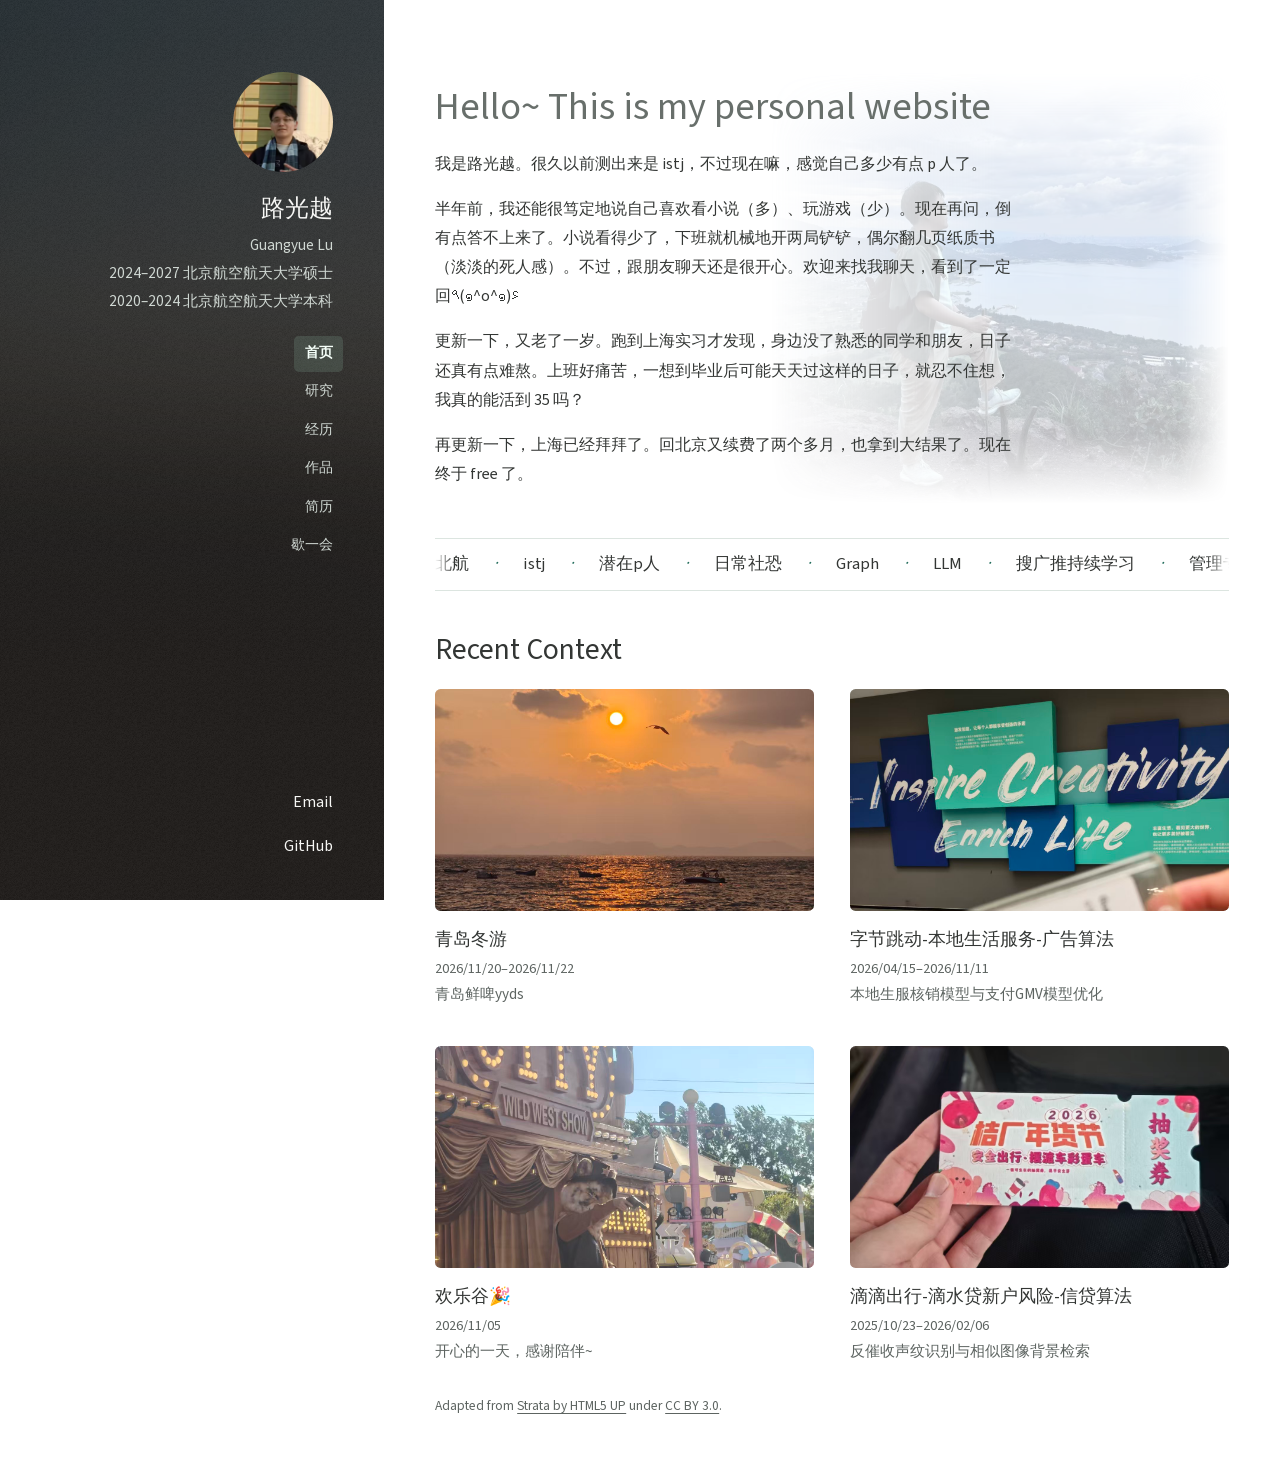
<file: index.html>
<!doctype html>
<html lang="zh-CN"><head>
<meta charset="utf-8"><meta name="viewport" content="width=device-width, initial-scale=1">
<meta name="description" content="路光越的个人网站，写一点关于自己和实习的近况。"><meta name="theme-color" content="#ffffff" media="(prefers-color-scheme: light)"><meta name="theme-color" content="#191b1b" media="(prefers-color-scheme: dark)">
<title>Home | Guangyue Lu</title><link rel="canonical" href="https://lugy.me/">
<meta property="og:type" content="website"><meta property="og:title" content="Home | Guangyue Lu"><meta property="og:description" content="路光越的个人网站，写一点关于自己和实习的近况。"><meta property="og:url" content="https://lugy.me/">
<meta name="twitter:card" content="summary"><meta name="color-scheme" content="light dark">
<link rel="icon" href="/mark.svg" type="image/svg+xml"><link rel="stylesheet" href="/style.css?v=12"><script defer src="/site.js?v=7"></script>
</head><body id="top" data-page="home">
<a class="skip" href="#main">跳到主要内容</a><div class="reading-progress" aria-hidden="true"></div>
<!-- Sidebar layout adapted from Strata by HTML5 UP (html5up.net), CC BY 3.0. -->
<header class="strata-sidebar">
  <div class="strata-profile">
    <a class="strata-avatar" href="/" aria-label="路光越 · 首页"></a>
    <p class="strata-name"><a href="/">路光越</a></p>
    <p class="strata-profile-copy"><span lang="en">Guangyue Lu</span><br>2024–2027 北京航空航天大学硕士<br>2020–2024 北京航空航天大学本科</p>
  </div>
  <nav id="main-nav" aria-label="主导航">
    <a href="/" aria-current="page">首页</a>
    <a href="/research/">研究</a>
    <a href="/experience/">经历</a>
    <a href="/projects/">作品</a>
    <a href="/resume/">简历</a>
    <a href="/playground/">歇一会</a>
  </nav>
  <div class="strata-sidebar-meta">
    <div class="strata-social">
      <a href="mailto:2984426953@qq.com" lang="en">Email</a>
      <a href="https://github.com/lgybuaa" lang="en">GitHub</a>
    </div>
  </div>
</header>
<div class="strata-content">

<main id="main" tabindex="-1">
  <section class="shell strata-welcome" aria-labelledby="welcome-title">
    <h1 id="welcome-title" class="page-title" lang="en">Hello~ This is my personal website</h1>
    <div class="home-copy">
      <p>我是路光越。很久以前测出来是 <span lang="en">istj</span>，不过现在嘛，感觉自己多少有点 p 人了。</p>
      <p>半年前，我还能很笃定地说自己喜欢看小说（多）、玩游戏（少）。现在再问，倒有点答不上来了。小说看得少了，下班就机械地开两局铲铲，偶尔翻几页纸质书（淡淡的死人感）。不过，跟朋友聊天还是很开心。欢迎来找我聊天，看到了一定回٩(๑^o^๑)۶</p>
      <p>更新一下，又老了一岁。跑到上海实习才发现，身边没了熟悉的同学和朋友，日子还真有点难熬。上班好痛苦，一想到毕业后可能天天过这样的日子，就忍不住想，我真的能活到 35 吗？</p>
      <p>再更新一下，上海已经拜拜了。回北京又续费了两个多月，也拿到大结果了。现在终于 <span lang="en">free</span> 了。</p>
    </div>
  </section>
  <div class="shell marquee-wrap">
    <div class="marquee">
      <div class="marquee-track">
        <div class="marquee-group">
          <span>北航</span><i aria-hidden="true">·</i>
          <span>istj</span><i aria-hidden="true">·</i>
          <span>潜在p人</span><i aria-hidden="true">·</i>
          <span>日常社恐</span><i aria-hidden="true">·</i>
          <span>Graph</span><i aria-hidden="true">·</i>
          <span>LLM</span><i aria-hidden="true">·</i>
          <span>搜广推持续学习</span><i aria-hidden="true">·</i>
          <span>管理专业出身的算法人</span><i aria-hidden="true">·</i>
          <span>字节跳动生服</span><i aria-hidden="true">·</i>
          <span>滴滴出行滴水贷</span><i aria-hidden="true">·</i>
        </div>
      </div>
    </div>
  </div>
  <section id="recent-context" class="shell recent-context" aria-labelledby="recent-context-title">
    <h2 id="recent-context-title" lang="en">Recent Context</h2>
    <div class="context-grid">
      <article class="context-item">
        <a class="context-photo context-photo-qingdao" href="/recent-photos/qingdao.jpg" aria-label="查看青岛冬游原图">
          <img src="/recent-photos/qingdao.jpg" alt="青岛海边的落日、海鸟和渔船" width="1279" height="1706" loading="lazy" decoding="async">
        </a>
        <h3>青岛冬游</h3>
        <p class="context-date"><time datetime="2026-11-20">2026/11/20</time>–<time datetime="2026-11-22">2026/11/22</time></p>
        <p>青岛鲜啤yyds</p>
      </article>
      <article class="context-item">
        <a class="context-photo context-photo-bytedance" href="/recent-photos/bytedance.jpg" aria-label="查看字节跳动原图">
          <img src="/recent-photos/bytedance.jpg" alt="字节跳动办公区的彩色标语墙" width="1279" height="1706" loading="lazy" decoding="async">
        </a>
        <h3><a href="/experience/#bytedance">字节跳动-本地生活服务-广告算法</a></h3>
        <p class="context-date"><time datetime="2026-04-15">2026/04/15</time>–<time datetime="2026-11-11">2026/11/11</time></p>
        <p>本地生服核销模型与支付GMV模型优化</p>
      </article>
      <article class="context-item">
        <a class="context-photo context-photo-happy-valley" href="/recent-photos/happy-valley.jpg" aria-label="查看欢乐谷原图">
          <img src="/recent-photos/happy-valley.jpg" alt="欢乐谷西部主题舞台上的演出" width="1279" height="1706" loading="lazy" decoding="async">
        </a>
        <h3>欢乐谷🎉</h3>
        <p class="context-date"><time datetime="2026-11-05">2026/11/05</time></p>
        <p>开心的一天，感谢陪伴~</p>
      </article>
      <article class="context-item">
        <a class="context-photo context-photo-didi" href="/recent-photos/didi.jpg" aria-label="查看滴滴出行原图">
          <img src="/recent-photos/didi.jpg" alt="滴滴桔厂年货节的抽奖券" width="1080" height="1440" loading="lazy" decoding="async">
        </a>
        <h3><a href="/experience/#didi">滴滴出行-滴水贷新户风险-信贷算法</a></h3>
        <p class="context-date"><time datetime="2025-10-23">2025/10/23</time>–<time datetime="2026-02-06">2026/02/06</time></p>
        <p>反催收声纹识别与相似图像背景检索</p>
      </article>
    </div>
    <dialog class="context-viewer" aria-label="查看原图">
      <form class="context-viewer-tools" method="dialog">
        <button autofocus>关闭</button>
      </form>
    </dialog>
  </section>
  <p class="shell template-credit" lang="en">Adapted from <a href="https://html5up.net/strata">Strata by HTML5 UP</a> under <a href="https://creativecommons.org/licenses/by/3.0/">CC BY 3.0</a>.</p>
</main>
</div>
</body></html>
</file>
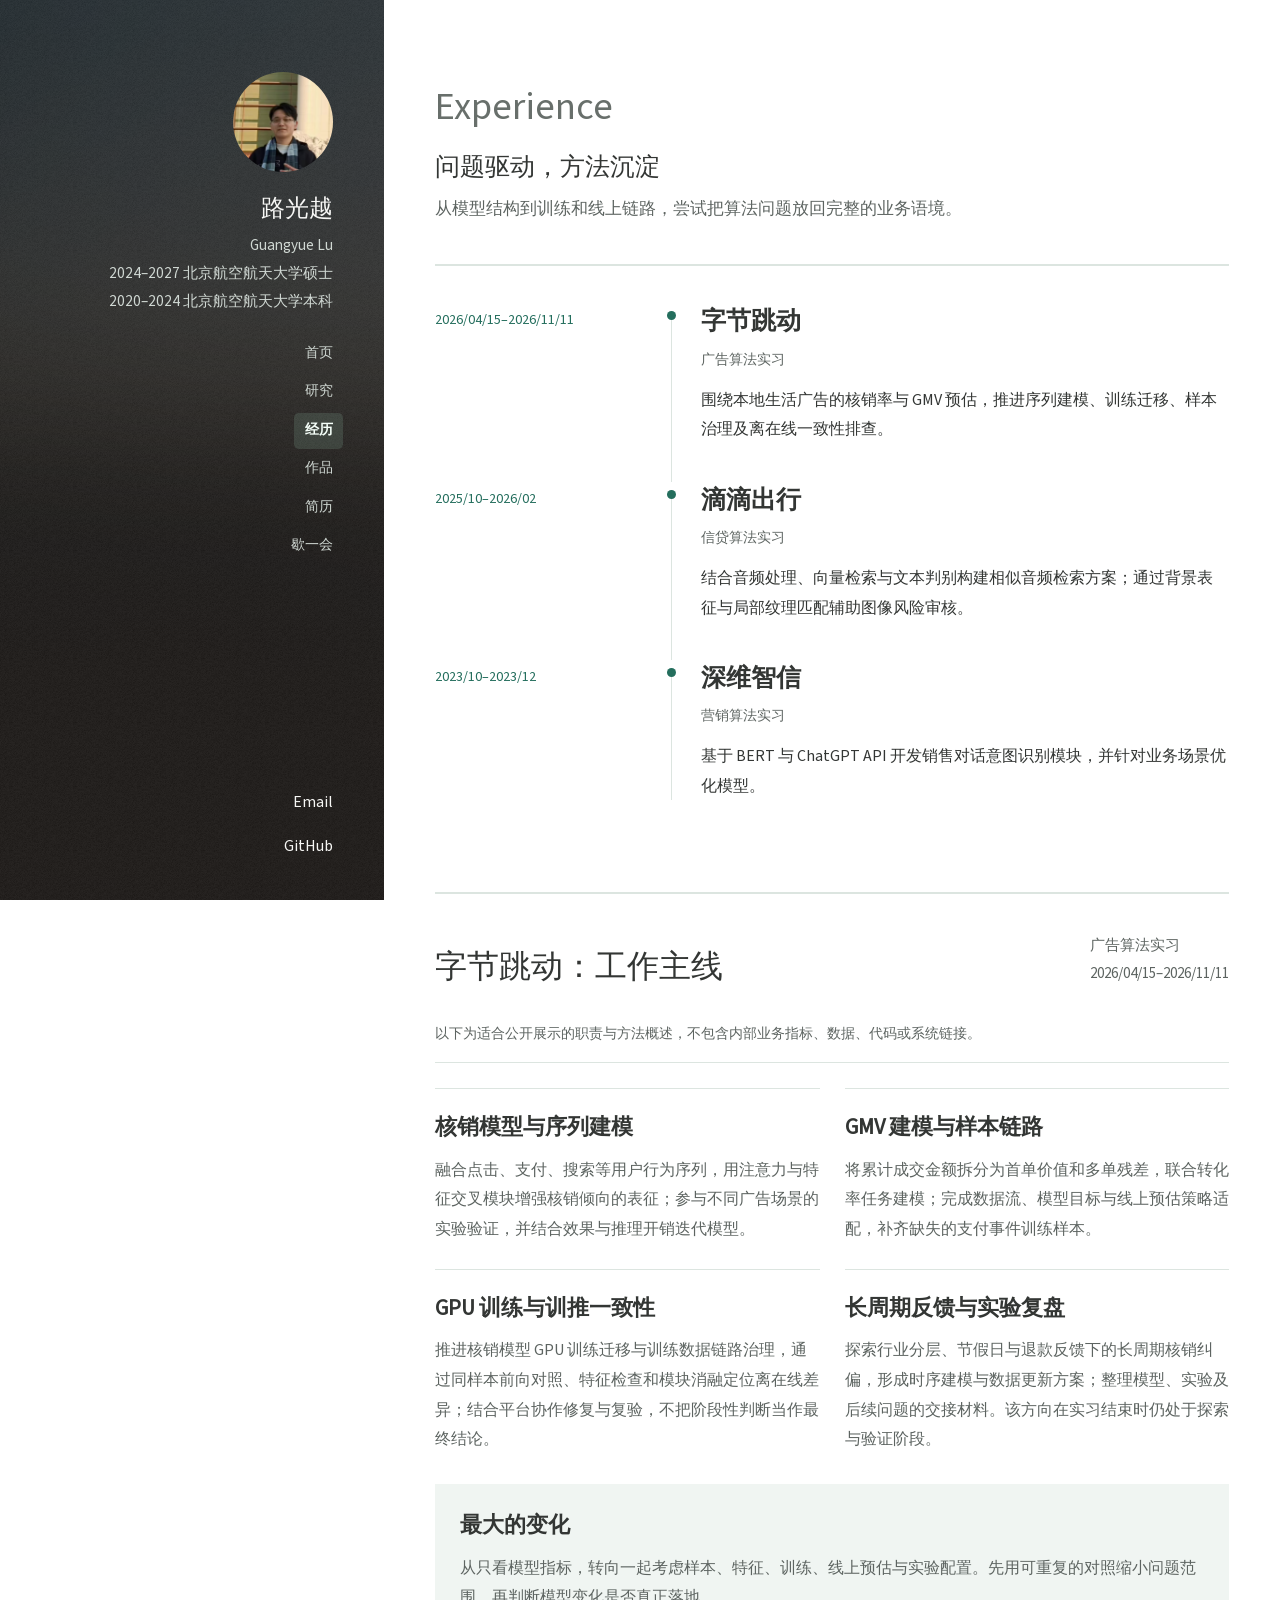
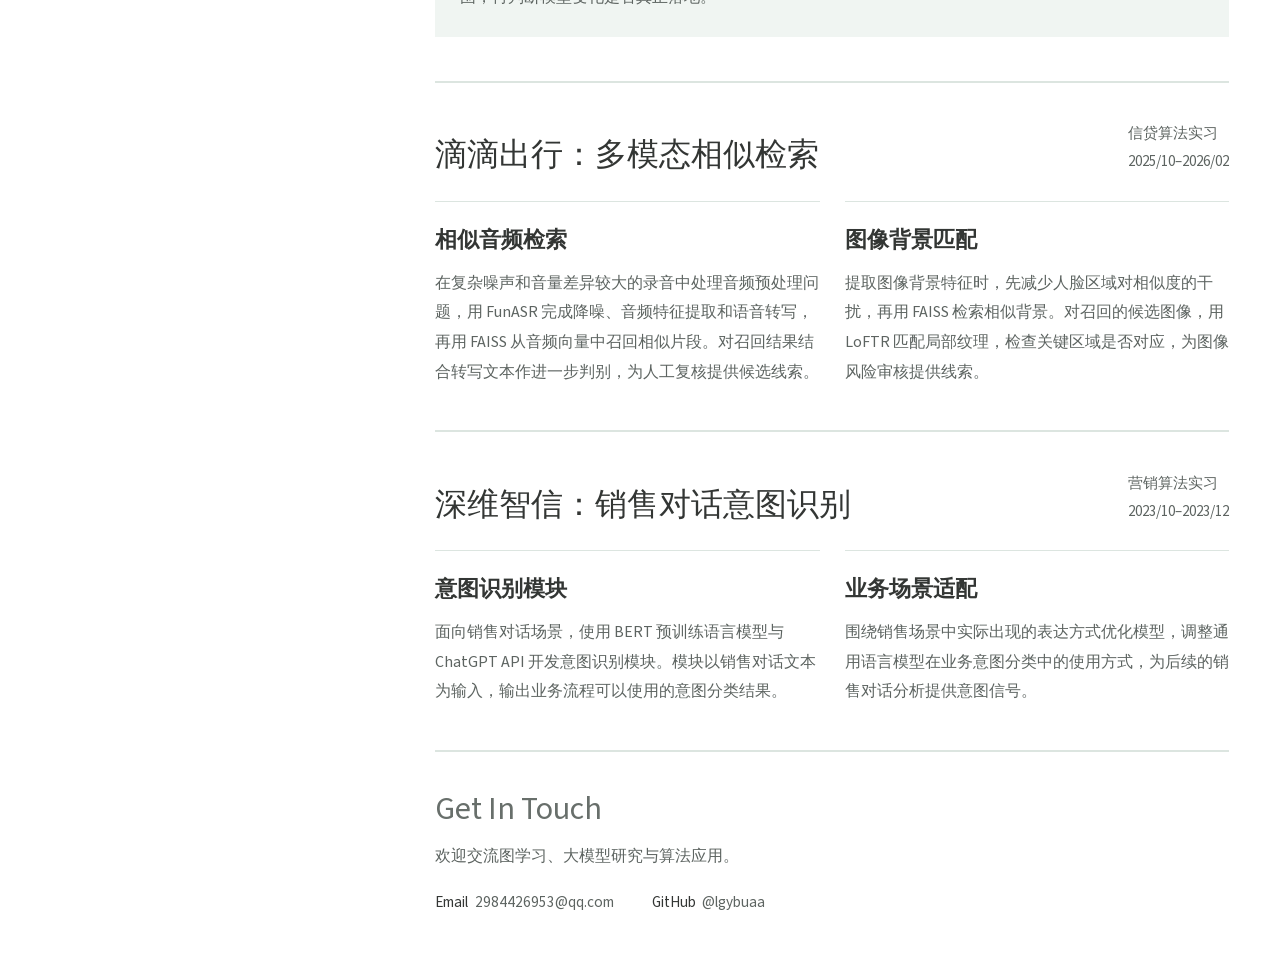
<file: experience/index.html>
<!doctype html>
<html lang="zh-CN"><head><meta charset="utf-8"><meta name="viewport" content="width=device-width, initial-scale=1"><meta name="description" content="路光越的算法实习与工程实践：字节跳动、滴滴出行、深维智信。"><meta name="theme-color" content="#ffffff" media="(prefers-color-scheme: light)"><meta name="theme-color" content="#191b1b" media="(prefers-color-scheme: dark)"><title>Experience | Guangyue Lu</title><link rel="canonical" href="https://lugy.me/experience/"><meta property="og:type" content="website"><meta property="og:title" content="Experience | Guangyue Lu"><meta property="og:description" content="路光越的算法实习与工程实践：字节跳动、滴滴出行、深维智信。"><meta property="og:url" content="https://lugy.me/experience/"><meta name="twitter:card" content="summary"><meta name="color-scheme" content="light dark"><link rel="icon" href="/mark.svg" type="image/svg+xml"><link rel="stylesheet" href="/style.css?v=12"><script defer src="/site.js?v=5"></script></head><body id="top" data-page="experience"><a class="skip" href="#main">跳到主要内容</a><div class="reading-progress" aria-hidden="true"></div><!-- Sidebar layout adapted from Strata by HTML5 UP (html5up.net), CC BY 3.0. -->
<header class="strata-sidebar">
  <div class="strata-profile">
    <a class="strata-avatar" href="/" aria-label="路光越 · 首页"></a>
    <p class="strata-name"><a href="/">路光越</a></p>
    <p class="strata-profile-copy"><span lang="en">Guangyue Lu</span><br>2024–2027 北京航空航天大学硕士<br>2020–2024 北京航空航天大学本科</p>
  </div>
  <nav id="main-nav" aria-label="主导航">
    <a href="/">首页</a>
    <a href="/research/">研究</a>
    <a href="/experience/" aria-current="page">经历</a>
    <a href="/projects/">作品</a>
    <a href="/resume/">简历</a>
    <a href="/playground/">歇一会</a>
  </nav>
  <div class="strata-sidebar-meta">
    <div class="strata-social">
      <a href="mailto:2984426953@qq.com" lang="en">Email</a>
      <a href="https://github.com/lgybuaa" lang="en">GitHub</a>
    </div>
  </div>
</header>
<div class="strata-content">
<main id="main" tabindex="-1"><section class="shell page-intro">
  <h1 class="page-title" lang="en">Experience</h1>
  <p class="page-tagline">问题驱动，方法沉淀</p>
  <p class="lead">从模型结构到训练和线上链路，尝试把算法问题放回完整的业务语境。</p>
</section><section class="shell section tight"><div class="timeline"><article class="timeline-item"><div class="time">2026/04/15–2026/11/11</div><div class="timeline-dot" aria-hidden="true"></div><div><h3><a href="#bytedance">字节跳动</a></h3><p class="role">广告算法实习</p><p>围绕本地生活广告的核销率与 GMV 预估，推进序列建模、训练迁移、样本治理及离在线一致性排查。</p></div></article><article class="timeline-item"><div class="time">2025/10–2026/02</div><div class="timeline-dot" aria-hidden="true"></div><div><h3><a href="#didi">滴滴出行</a></h3><p class="role">信贷算法实习</p><p>结合音频处理、向量检索与文本判别构建相似音频检索方案；通过背景表征与局部纹理匹配辅助图像风险审核。</p></div></article><article class="timeline-item"><div class="time">2023/10–2023/12</div><div class="timeline-dot" aria-hidden="true"></div><div><h3><a href="#shenwei">深维智信</a></h3><p class="role">营销算法实习</p><p>基于 BERT 与 ChatGPT API 开发销售对话意图识别模块，并针对业务场景优化模型。</p></div></article></div></section><section id="bytedance" class="shell section"><div class="section-heading"><h2>字节跳动：工作主线</h2><p>广告算法实习<br><time>2026/04/15–2026/11/11</time></p></div><p class="public-note">以下为适合公开展示的职责与方法概述，不包含内部业务指标、数据、代码或系统链接。</p><div class="work-grid"><article><h3>核销模型与序列建模</h3><p>融合点击、支付、搜索等用户行为序列，用注意力与特征交叉模块增强核销倾向的表征；参与不同广告场景的实验验证，并结合效果与推理开销迭代模型。</p></article><article><h3>GMV 建模与样本链路</h3><p>将累计成交金额拆分为首单价值和多单残差，联合转化率任务建模；完成数据流、模型目标与线上预估策略适配，补齐缺失的支付事件训练样本。</p></article><article><h3>GPU 训练与训推一致性</h3><p>推进核销模型 GPU 训练迁移与训练数据链路治理，通过同样本前向对照、特征检查和模块消融定位离在线差异；结合平台协作修复与复验，不把阶段性判断当作最终结论。</p></article><article><h3>长周期反馈与实验复盘</h3><p>探索行业分层、节假日与退款反馈下的长周期核销纠偏，形成时序建模与数据更新方案；整理模型、实验及后续问题的交接材料。该方向在实习结束时仍处于探索与验证阶段。</p></article></div><div class="reflection"><h3>最大的变化</h3><p>从只看模型指标，转向一起考虑样本、特征、训练、线上预估与实验配置。先用可重复的对照缩小问题范围，再判断模型变化是否真正落地。</p></div></section><section id="didi" class="shell section experience-detail" aria-labelledby="didi-title">
  <div class="section-heading"><h2 id="didi-title">滴滴出行：多模态相似检索</h2><p>信贷算法实习<br>2025/10–2026/02</p></div>
  <div class="work-grid">
    <article>
      <h3>相似音频检索</h3>
      <p>在复杂噪声和音量差异较大的录音中处理音频预处理问题，用 FunASR 完成降噪、音频特征提取和语音转写，再用 FAISS 从音频向量中召回相似片段。对召回结果结合转写文本作进一步判别，为人工复核提供候选线索。</p>
    </article>
    <article>
      <h3>图像背景匹配</h3>
      <p>提取图像背景特征时，先减少人脸区域对相似度的干扰，再用 FAISS 检索相似背景。对召回的候选图像，用 LoFTR 匹配局部纹理，检查关键区域是否对应，为图像风险审核提供线索。</p>
    </article>
  </div>
</section>
<section id="shenwei" class="shell section experience-detail" aria-labelledby="shenwei-title">
  <div class="section-heading"><h2 id="shenwei-title">深维智信：销售对话意图识别</h2><p>营销算法实习<br>2023/10–2023/12</p></div>
  <div class="work-grid">
    <article>
      <h3>意图识别模块</h3>
      <p>面向销售对话场景，使用 BERT 预训练语言模型与 ChatGPT API 开发意图识别模块。模块以销售对话文本为输入，输出业务流程可以使用的意图分类结果。</p>
    </article>
    <article>
      <h3>业务场景适配</h3>
      <p>围绕销售场景中实际出现的表达方式优化模型，调整通用语言模型在业务意图分类中的使用方式，为后续的销售对话分析提供意图信号。</p>
    </article>
  </div>
</section></main><footer id="contact">
  <div class="shell footer-top">
    <h2 class="page-title" lang="en">Get In Touch</h2>
    <p>欢迎交流图学习、大模型研究与算法应用。</p>
    <div class="contact-links">
      <a href="mailto:2984426953@qq.com"><span lang="en">Email</span> <span class="contact-detail">2984426953@qq.com</span></a>
      <a href="https://github.com/lgybuaa" target="_blank" rel="noopener noreferrer"><span lang="en">GitHub</span> <span class="contact-detail">@lgybuaa</span></a>
    </div>
  </div>
</footer>
</div>
</body></html>
</file>
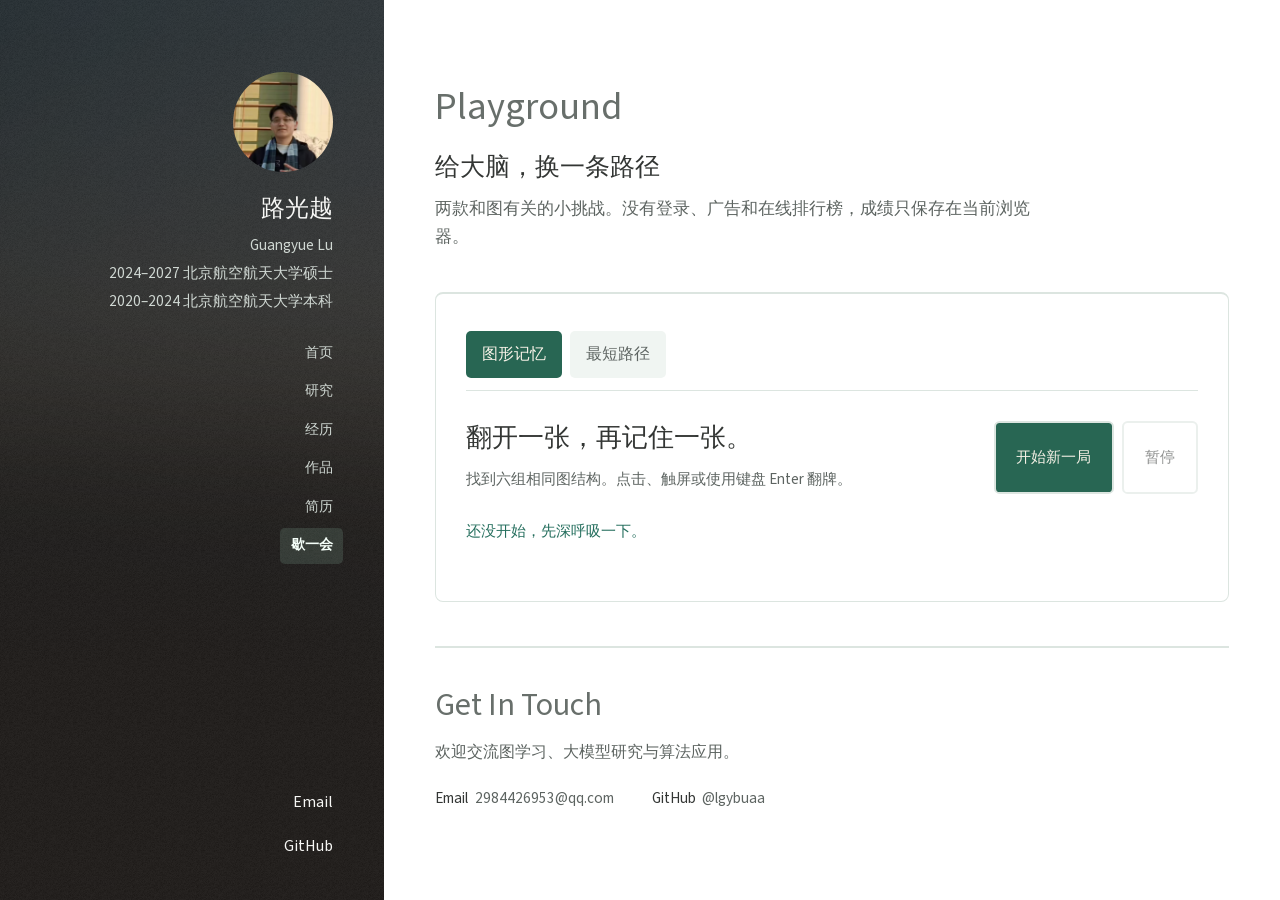
<file: playground/index.html>
<!doctype html><html lang="zh-CN"><head><meta charset="utf-8"><meta name="viewport" content="width=device-width, initial-scale=1"><meta name="description" content="图形记忆与最短路径两款轻量小游戏。"><meta name="theme-color" content="#ffffff" media="(prefers-color-scheme: light)"><meta name="theme-color" content="#191b1b" media="(prefers-color-scheme: dark)"><title>Playground | Guangyue Lu</title><link rel="canonical" href="https://lugy.me/playground/"><meta property="og:type" content="website"><meta property="og:title" content="Playground | Guangyue Lu"><meta property="og:description" content="图形记忆与最短路径两款轻量小游戏。"><meta property="og:url" content="https://lugy.me/playground/"><meta name="twitter:card" content="summary"><meta name="color-scheme" content="light dark"><link rel="icon" href="/mark.svg" type="image/svg+xml"><link rel="stylesheet" href="/style.css?v=12"><script defer src="/site.js?v=5"></script></head><body id="top" data-page="playground"><a class="skip" href="#main">跳到主要内容</a><div class="reading-progress" aria-hidden="true"></div><!-- Sidebar layout adapted from Strata by HTML5 UP (html5up.net), CC BY 3.0. -->
<header class="strata-sidebar">
  <div class="strata-profile">
    <a class="strata-avatar" href="/" aria-label="路光越 · 首页"></a>
    <p class="strata-name"><a href="/">路光越</a></p>
    <p class="strata-profile-copy"><span lang="en">Guangyue Lu</span><br>2024–2027 北京航空航天大学硕士<br>2020–2024 北京航空航天大学本科</p>
  </div>
  <nav id="main-nav" aria-label="主导航">
    <a href="/">首页</a>
    <a href="/research/">研究</a>
    <a href="/experience/">经历</a>
    <a href="/projects/">作品</a>
    <a href="/resume/">简历</a>
    <a href="/playground/" aria-current="page">歇一会</a>
  </nav>
  <div class="strata-sidebar-meta">
    <div class="strata-social">
      <a href="mailto:2984426953@qq.com" lang="en">Email</a>
      <a href="https://github.com/lgybuaa" lang="en">GitHub</a>
    </div>
  </div>
</header>
<div class="strata-content">
<main id="main" tabindex="-1"><section class="shell page-intro">
  <h1 class="page-title" lang="en">Playground</h1>
  <p class="page-tagline">给大脑，换一条路径</p>
  <p class="lead">两款和图有关的小挑战。没有登录、广告和在线排行榜，成绩只保存在当前浏览器。</p>
</section><section class="shell section tight playground"><div class="game-tabs" role="tablist" aria-label="选择小游戏"><button role="tab" id="tab-memory" aria-selected="true" aria-controls="memory-panel" data-game="memory">图形记忆</button><button role="tab" id="tab-path" aria-selected="false" aria-controls="path-panel" data-game="path">最短路径</button></div><section id="memory-panel" role="tabpanel" aria-labelledby="tab-memory"><div class="game-heading"><div><h2>翻开一张，再记住一张。</h2><p>找到六组相同图结构。点击、触屏或使用键盘 Enter 翻牌。</p></div><div class="game-actions"><button id="memory-start" class="button primary">开始新一局</button><button id="memory-pause" class="button" disabled>暂停</button></div></div><div id="memory-score" class="game-status" role="status" aria-live="polite">还没开始，先深呼吸一下。</div><div id="memory-board" class="memory-board" aria-label="图形记忆棋盘"></div><div id="memory-result" class="game-result" hidden></div></section><section id="path-panel" role="tabpanel" aria-labelledby="tab-path" hidden><div class="game-heading"><div><h2>从 A 到 F，少走几步。</h2><p>沿连线点击节点抵达 F；支持点击节点或下方按钮。五张地图，挑战最短路径。</p></div><div class="game-actions"><button id="path-reset" class="button">重新走</button><button id="path-next" class="button primary">下一关</button></div></div><div id="path-status" class="game-status" role="status" aria-live="polite"></div><div id="path-graph" class="path-graph"></div><div id="path-controls" class="path-controls" aria-label="选择下一个节点"></div><div id="path-result" class="game-result" hidden></div></section></section></main><footer id="contact">
  <div class="shell footer-top">
    <h2 class="page-title" lang="en">Get In Touch</h2>
    <p>欢迎交流图学习、大模型研究与算法应用。</p>
    <div class="contact-links">
      <a href="mailto:2984426953@qq.com"><span lang="en">Email</span> <span class="contact-detail">2984426953@qq.com</span></a>
      <a href="https://github.com/lgybuaa" target="_blank" rel="noopener noreferrer"><span lang="en">GitHub</span> <span class="contact-detail">@lgybuaa</span></a>
    </div>
  </div>
</footer>
</div>
</body></html>
</file>
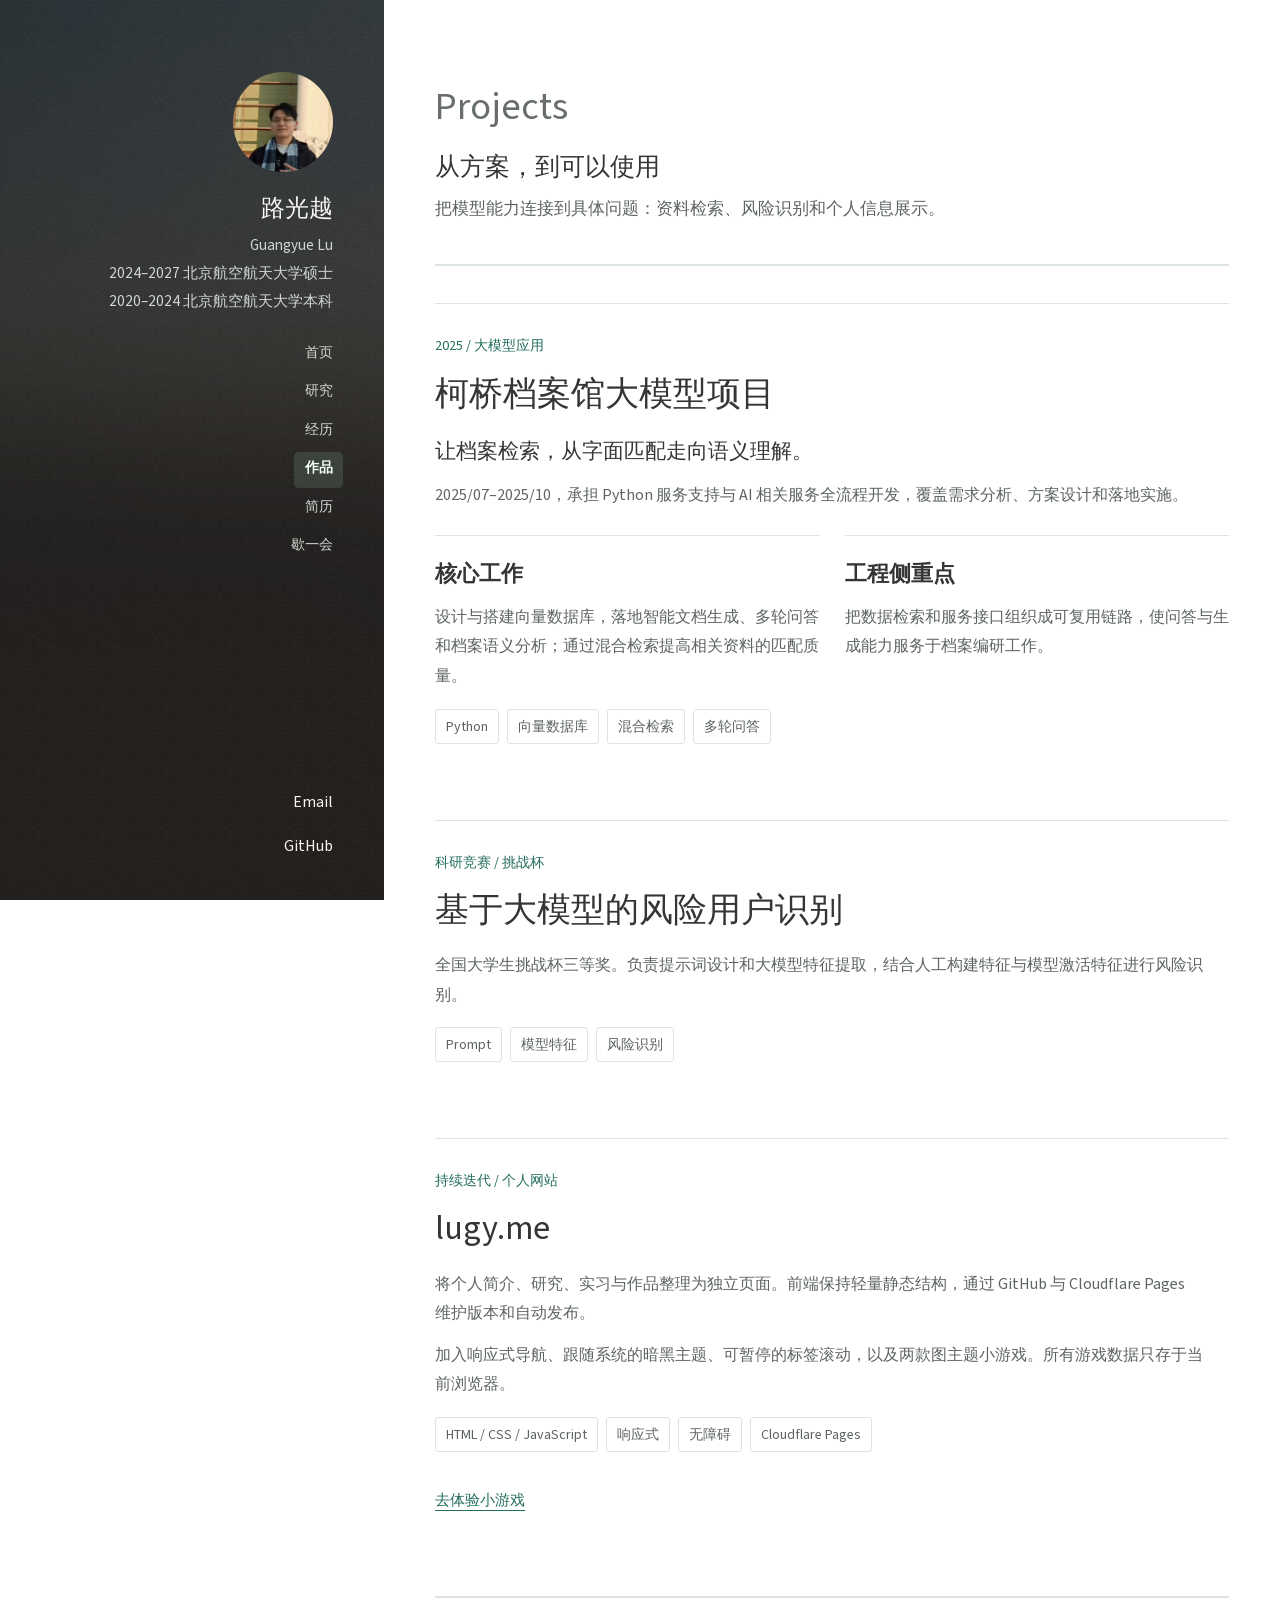
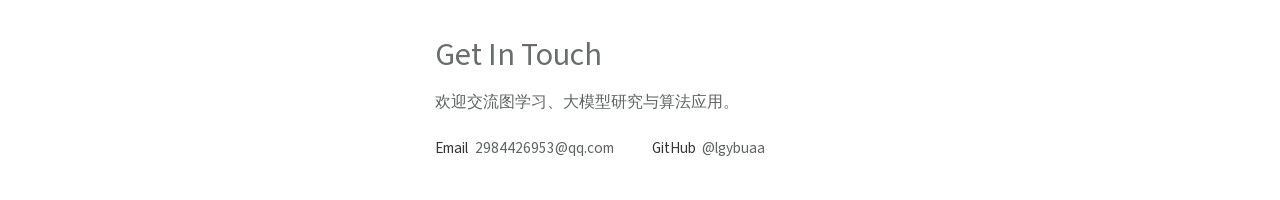
<file: projects/index.html>
<!doctype html><html lang="zh-CN"><head><meta charset="utf-8"><meta name="viewport" content="width=device-width, initial-scale=1"><meta name="description" content="档案馆大模型项目、风险用户识别与个人网站实践。"><meta name="theme-color" content="#ffffff" media="(prefers-color-scheme: light)"><meta name="theme-color" content="#191b1b" media="(prefers-color-scheme: dark)"><title>Projects | Guangyue Lu</title><link rel="canonical" href="https://lugy.me/projects/"><meta property="og:type" content="website"><meta property="og:title" content="Projects | Guangyue Lu"><meta property="og:description" content="档案馆大模型项目、风险用户识别与个人网站实践。"><meta property="og:url" content="https://lugy.me/projects/"><meta name="twitter:card" content="summary"><meta name="color-scheme" content="light dark"><link rel="icon" href="/mark.svg" type="image/svg+xml"><link rel="stylesheet" href="/style.css?v=12"><script defer src="/site.js?v=5"></script></head><body id="top" data-page="projects"><a class="skip" href="#main">跳到主要内容</a><div class="reading-progress" aria-hidden="true"></div><!-- Sidebar layout adapted from Strata by HTML5 UP (html5up.net), CC BY 3.0. -->
<header class="strata-sidebar">
  <div class="strata-profile">
    <a class="strata-avatar" href="/" aria-label="路光越 · 首页"></a>
    <p class="strata-name"><a href="/">路光越</a></p>
    <p class="strata-profile-copy"><span lang="en">Guangyue Lu</span><br>2024–2027 北京航空航天大学硕士<br>2020–2024 北京航空航天大学本科</p>
  </div>
  <nav id="main-nav" aria-label="主导航">
    <a href="/">首页</a>
    <a href="/research/">研究</a>
    <a href="/experience/">经历</a>
    <a href="/projects/" aria-current="page">作品</a>
    <a href="/resume/">简历</a>
    <a href="/playground/">歇一会</a>
  </nav>
  <div class="strata-sidebar-meta">
    <div class="strata-social">
      <a href="mailto:2984426953@qq.com" lang="en">Email</a>
      <a href="https://github.com/lgybuaa" lang="en">GitHub</a>
    </div>
  </div>
</header>
<div class="strata-content">
<main id="main" tabindex="-1"><section class="shell page-intro">
  <h1 class="page-title" lang="en">Projects</h1>
  <p class="page-tagline">从方案，到可以使用</p>
  <p class="lead">把模型能力连接到具体问题：资料检索、风险识别和个人信息展示。</p>
</section><section class="shell section tight"><div class="project-list"><article id="archive"><div class="project-kind">2025 / 大模型应用</div><h2>柯桥档案馆大模型项目</h2><p class="lead">让档案检索，从字面匹配走向语义理解。</p><p>2025/07–2025/10，承担 Python 服务支持与 AI 相关服务全流程开发，覆盖需求分析、方案设计和落地实施。</p><div class="work-grid"><div><h3>核心工作</h3><p>设计与搭建向量数据库，落地智能文档生成、多轮问答和档案语义分析；通过混合检索提高相关资料的匹配质量。</p></div><div><h3>工程侧重点</h3><p>把数据检索和服务接口组织成可复用链路，使问答与生成能力服务于档案编研工作。</p></div></div><div class="chips"><span>Python</span><span>向量数据库</span><span>混合检索</span><span>多轮问答</span></div></article><article id="risk"><div class="project-kind">科研竞赛 / 挑战杯</div><h2>基于大模型的风险用户识别</h2><p>全国大学生挑战杯三等奖。负责提示词设计和大模型特征提取，结合人工构建特征与模型激活特征进行风险识别。</p><div class="chips"><span>Prompt</span><span>模型特征</span><span>风险识别</span></div></article><article id="website"><div class="project-kind">持续迭代 / 个人网站</div><h2>lugy.me</h2><p>将个人简介、研究、实习与作品整理为独立页面。前端保持轻量静态结构，通过 GitHub 与 Cloudflare Pages 维护版本和自动发布。</p><p>加入响应式导航、跟随系统的暗黑主题、可暂停的标签滚动，以及两款图主题小游戏。所有游戏数据只存于当前浏览器。</p><div class="chips"><span>HTML / CSS / JavaScript</span><span>响应式</span><span>无障碍</span><span>Cloudflare Pages</span></div><a class="text-link" href="/playground/">去体验小游戏</a></article></div></section></main><footer id="contact">
  <div class="shell footer-top">
    <h2 class="page-title" lang="en">Get In Touch</h2>
    <p>欢迎交流图学习、大模型研究与算法应用。</p>
    <div class="contact-links">
      <a href="mailto:2984426953@qq.com"><span lang="en">Email</span> <span class="contact-detail">2984426953@qq.com</span></a>
      <a href="https://github.com/lgybuaa" target="_blank" rel="noopener noreferrer"><span lang="en">GitHub</span> <span class="contact-detail">@lgybuaa</span></a>
    </div>
  </div>
</footer>
</div>
</body></html>
</file>
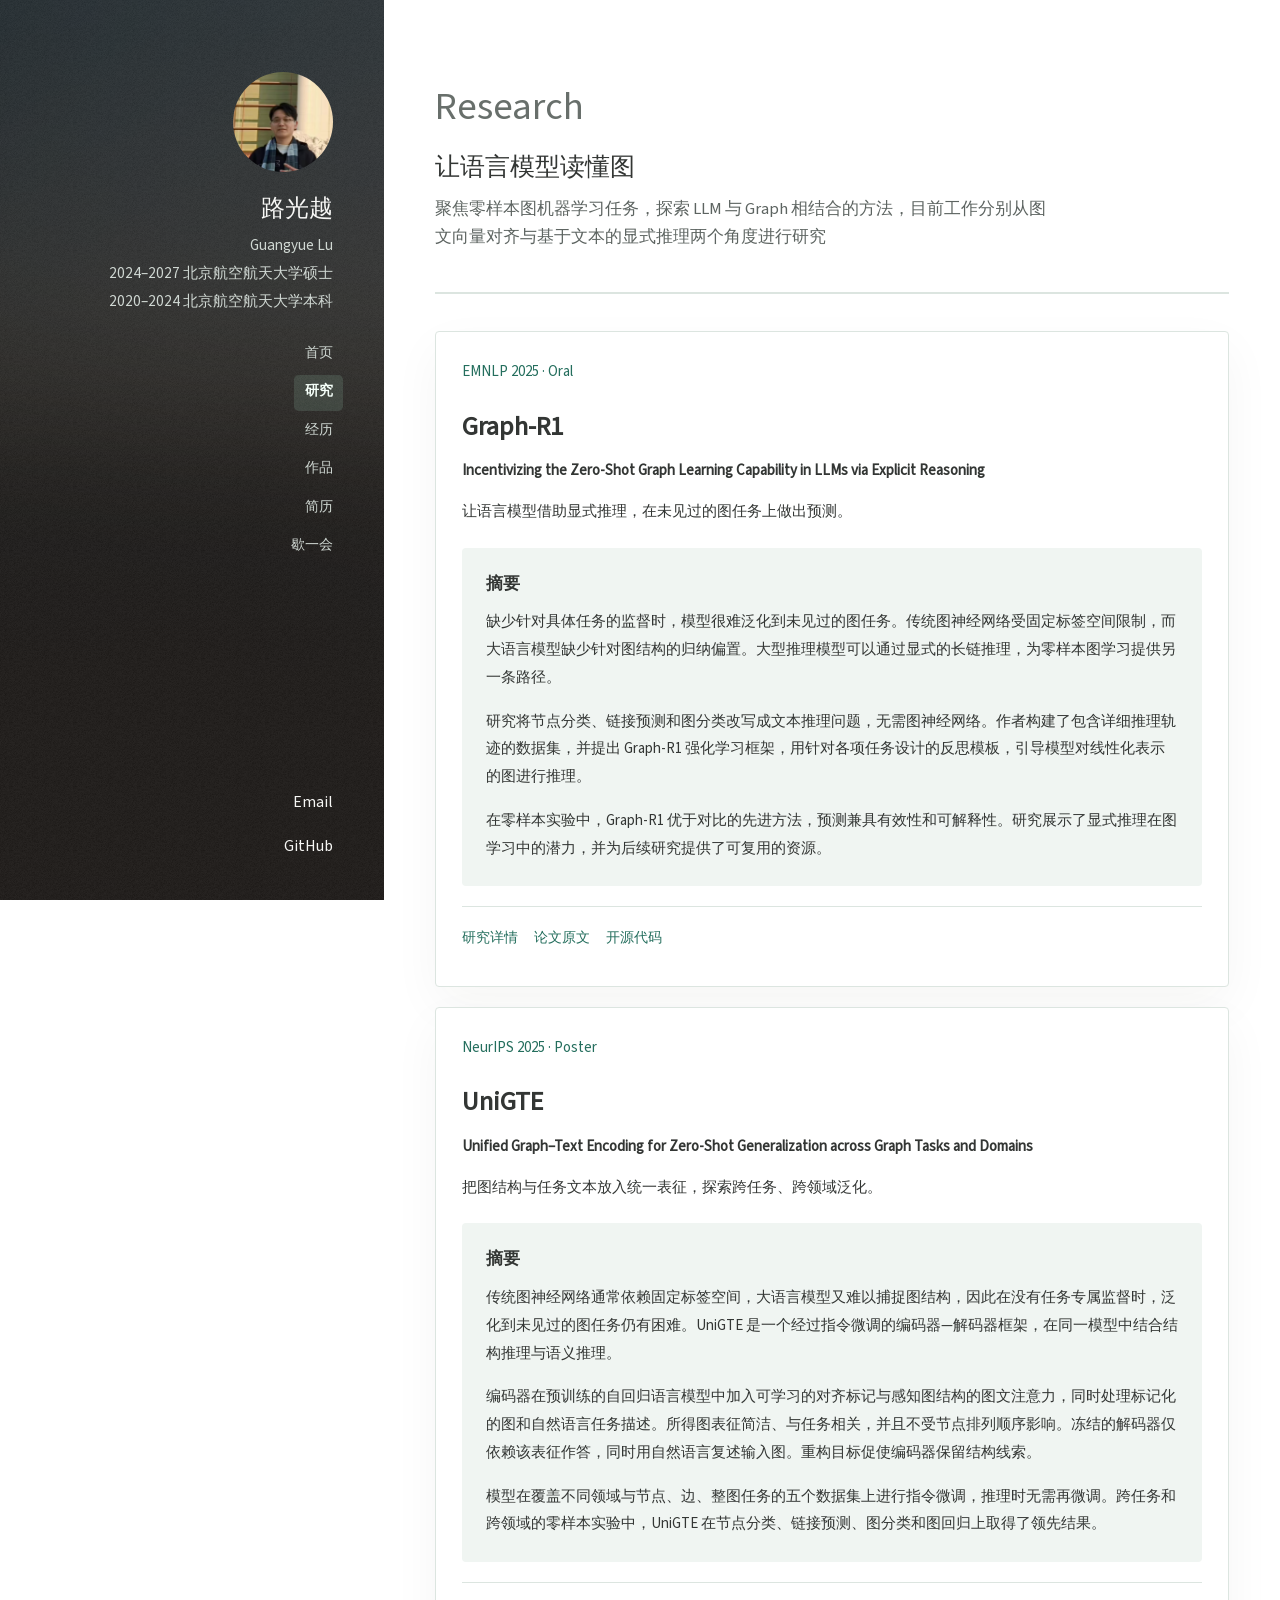
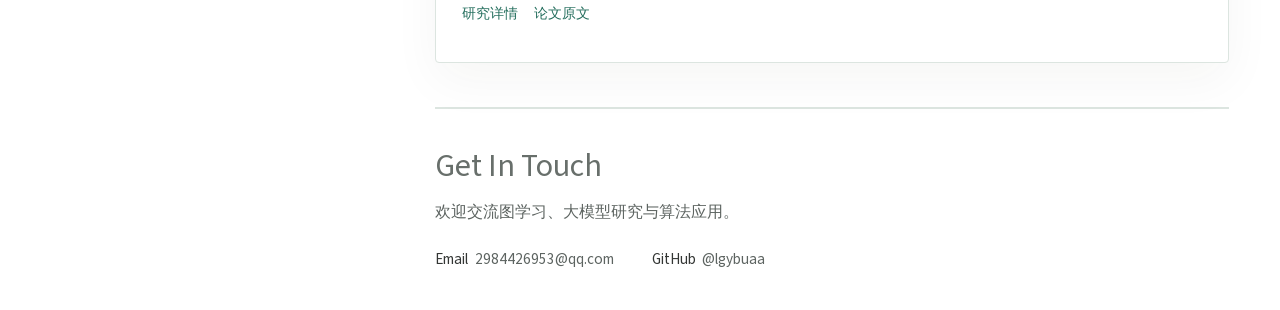
<file: research/index.html>
<!doctype html><html lang="zh-CN"><head><meta charset="utf-8"><meta name="viewport" content="width=device-width, initial-scale=1"><meta name="description" content="Graph-R1 与 UniGTE，探索零样本图学习和图文表征。"><meta name="theme-color" content="#ffffff" media="(prefers-color-scheme: light)"><meta name="theme-color" content="#191b1b" media="(prefers-color-scheme: dark)"><title>Research | Guangyue Lu</title><link rel="canonical" href="https://lugy.me/research/"><meta property="og:type" content="website"><meta property="og:title" content="Research | Guangyue Lu"><meta property="og:description" content="Graph-R1 与 UniGTE，探索零样本图学习和图文表征。"><meta property="og:url" content="https://lugy.me/research/"><meta name="twitter:card" content="summary"><meta name="color-scheme" content="light dark"><link rel="icon" href="/mark.svg" type="image/svg+xml"><link rel="stylesheet" href="/style.css?v=12"><script defer src="/site.js?v=5"></script></head><body id="top" data-page="research"><a class="skip" href="#main">跳到主要内容</a><div class="reading-progress" aria-hidden="true"></div><!-- Sidebar layout adapted from Strata by HTML5 UP (html5up.net), CC BY 3.0. -->
<header class="strata-sidebar">
  <div class="strata-profile">
    <a class="strata-avatar" href="/" aria-label="路光越 · 首页"></a>
    <p class="strata-name"><a href="/">路光越</a></p>
    <p class="strata-profile-copy"><span lang="en">Guangyue Lu</span><br>2024–2027 北京航空航天大学硕士<br>2020–2024 北京航空航天大学本科</p>
  </div>
  <nav id="main-nav" aria-label="主导航">
    <a href="/">首页</a>
    <a href="/research/" aria-current="page">研究</a>
    <a href="/experience/">经历</a>
    <a href="/projects/">作品</a>
    <a href="/resume/">简历</a>
    <a href="/playground/">歇一会</a>
  </nav>
  <div class="strata-sidebar-meta">
    <div class="strata-social">
      <a href="mailto:2984426953@qq.com" lang="en">Email</a>
      <a href="https://github.com/lgybuaa" lang="en">GitHub</a>
    </div>
  </div>
</header>
<div class="strata-content">
<main id="main" tabindex="-1"><section class="shell page-intro">
  <h1 class="page-title" lang="en">Research</h1>
  <p class="page-tagline">让语言模型读懂图</p>
  <p class="lead">聚焦零样本图机器学习任务，探索 LLM 与 Graph 相结合的方法，目前工作分别从图文向量对齐与基于文本的显式推理两个角度进行研究</p>
</section><section class="shell section tight"><div class="papers"><article class="paper"><p class="venue">EMNLP 2025 · Oral</p><h2 lang="en">Graph-R1</h2><p lang="en" class="paper-title">Incentivizing the Zero-Shot Graph Learning Capability in LLMs via Explicit Reasoning</p><p>让语言模型借助显式推理，在未见过的图任务上做出预测。</p>
<section class="paper-abstract" aria-labelledby="graph-r1-abstract">
  <h3 id="graph-r1-abstract">摘要</h3>
  <p>缺少针对具体任务的监督时，模型很难泛化到未见过的图任务。传统图神经网络受固定标签空间限制，而大语言模型缺少针对图结构的归纳偏置。大型推理模型可以通过显式的长链推理，为零样本图学习提供另一条路径。</p>
  <p>研究将节点分类、链接预测和图分类改写成文本推理问题，无需图神经网络。作者构建了包含详细推理轨迹的数据集，并提出 Graph-R1 强化学习框架，用针对各项任务设计的反思模板，引导模型对线性化表示的图进行推理。</p>
  <p>在零样本实验中，Graph-R1 优于对比的先进方法，预测兼具有效性和可解释性。研究展示了显式推理在图学习中的潜力，并为后续研究提供了可复用的资源。</p>
</section>
<div class="paper-links"><a href="/research/graph-r1/">研究详情</a><a href="https://aclanthology.org/2025.emnlp-main.1220/" target="_blank" rel="noopener noreferrer">论文原文</a><a href="https://github.com/lgybuaa/Graph-R1" target="_blank" rel="noopener noreferrer">开源代码</a></div></article><article class="paper paper-alt"><p class="venue">NeurIPS 2025 · Poster</p><h2 lang="en">UniGTE</h2><p lang="en" class="paper-title">Unified Graph–Text Encoding for Zero-Shot Generalization across Graph Tasks and Domains</p><p>把图结构与任务文本放入统一表征，探索跨任务、跨领域泛化。</p>
<section class="paper-abstract" aria-labelledby="unigte-abstract">
  <h3 id="unigte-abstract">摘要</h3>
  <p>传统图神经网络通常依赖固定标签空间，大语言模型又难以捕捉图结构，因此在没有任务专属监督时，泛化到未见过的图任务仍有困难。UniGTE 是一个经过指令微调的编码器—解码器框架，在同一模型中结合结构推理与语义推理。</p>
  <p>编码器在预训练的自回归语言模型中加入可学习的对齐标记与感知图结构的图文注意力，同时处理标记化的图和自然语言任务描述。所得图表征简洁、与任务相关，并且不受节点排列顺序影响。冻结的解码器仅依赖该表征作答，同时用自然语言复述输入图。重构目标促使编码器保留结构线索。</p>
  <p>模型在覆盖不同领域与节点、边、整图任务的五个数据集上进行指令微调，推理时无需再微调。跨任务和跨领域的零样本实验中，UniGTE 在节点分类、链接预测、图分类和图回归上取得了领先结果。</p>
</section>
<div class="paper-links"><a href="/research/unigte/">研究详情</a><a href="https://papers.nips.cc/paper_files/paper/2025/hash/84e3cc09f56108559cd28754d94c5e06-Abstract-Conference.html" target="_blank" rel="noopener noreferrer">论文原文</a></div></article></div></section></main><footer id="contact">
  <div class="shell footer-top">
    <h2 class="page-title" lang="en">Get In Touch</h2>
    <p>欢迎交流图学习、大模型研究与算法应用。</p>
    <div class="contact-links">
      <a href="mailto:2984426953@qq.com"><span lang="en">Email</span> <span class="contact-detail">2984426953@qq.com</span></a>
      <a href="https://github.com/lgybuaa" target="_blank" rel="noopener noreferrer"><span lang="en">GitHub</span> <span class="contact-detail">@lgybuaa</span></a>
    </div>
  </div>
</footer>
</div>
</body></html>
</file>
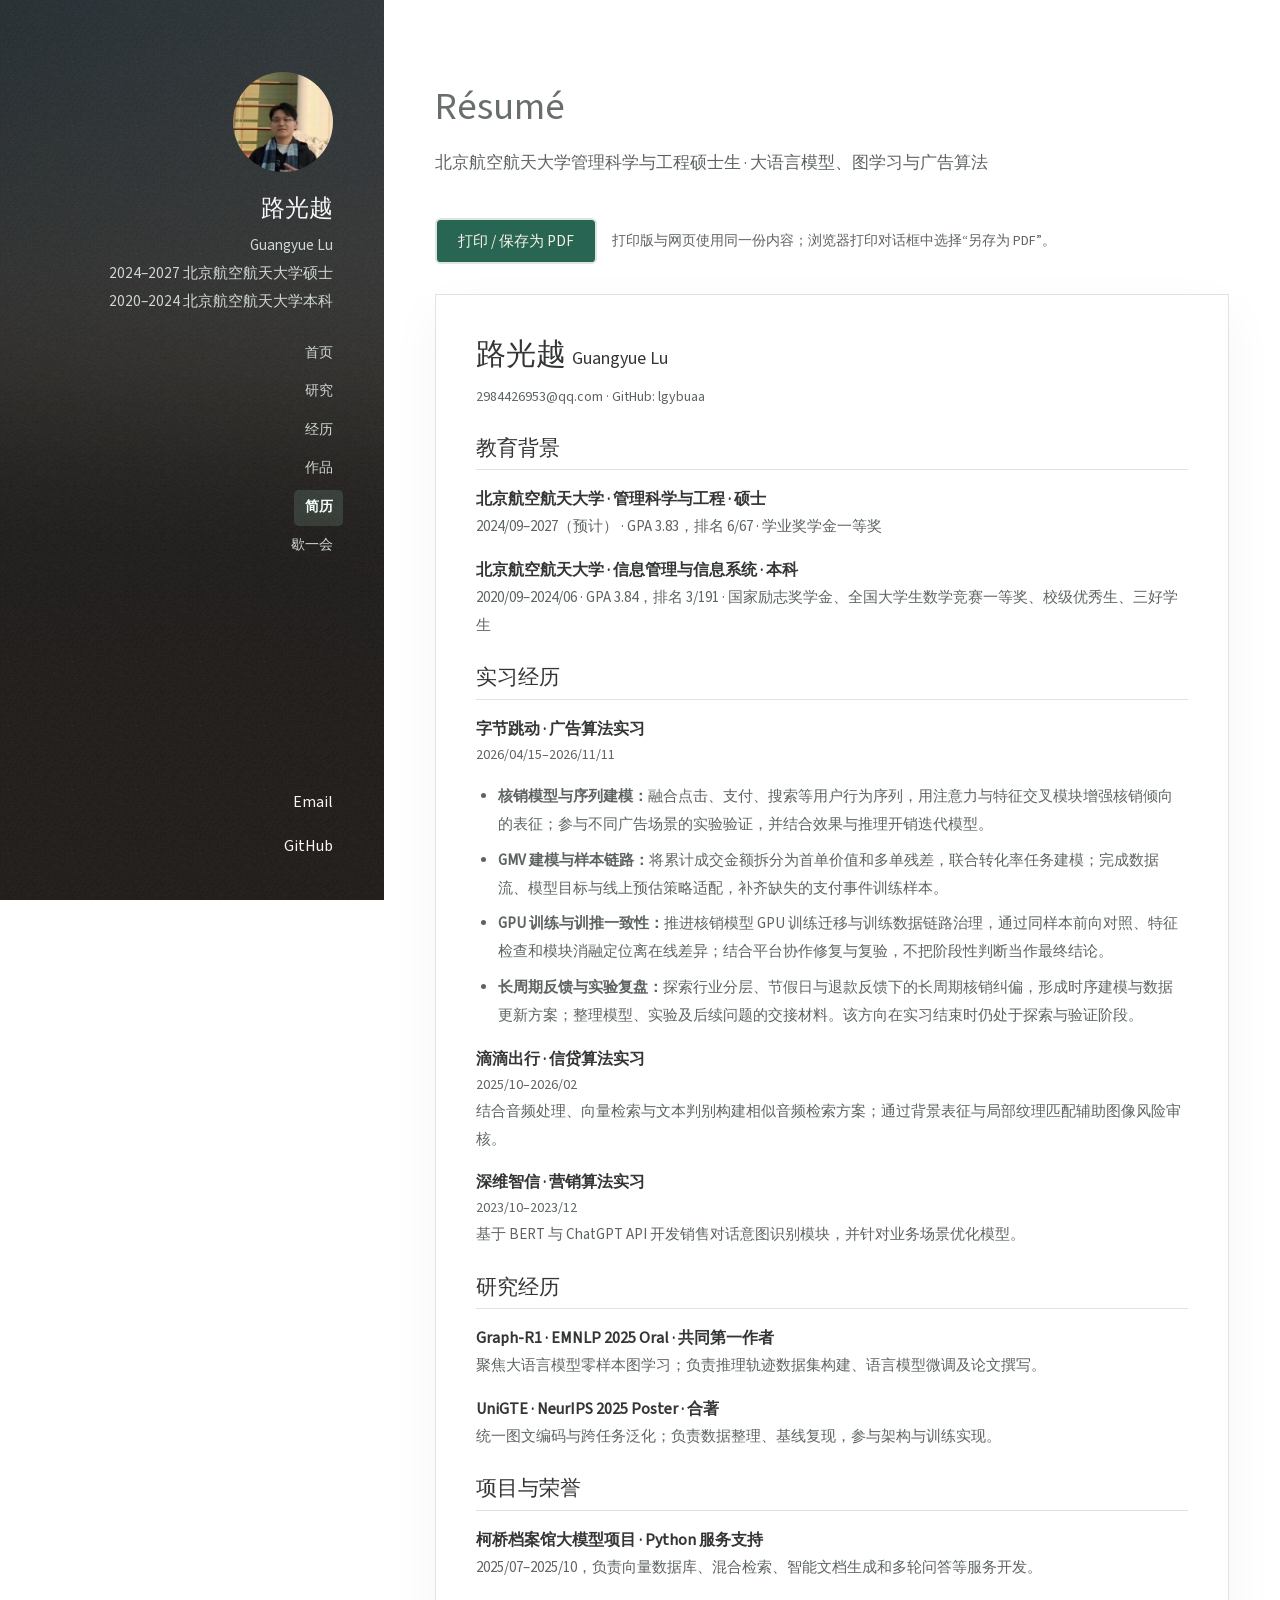
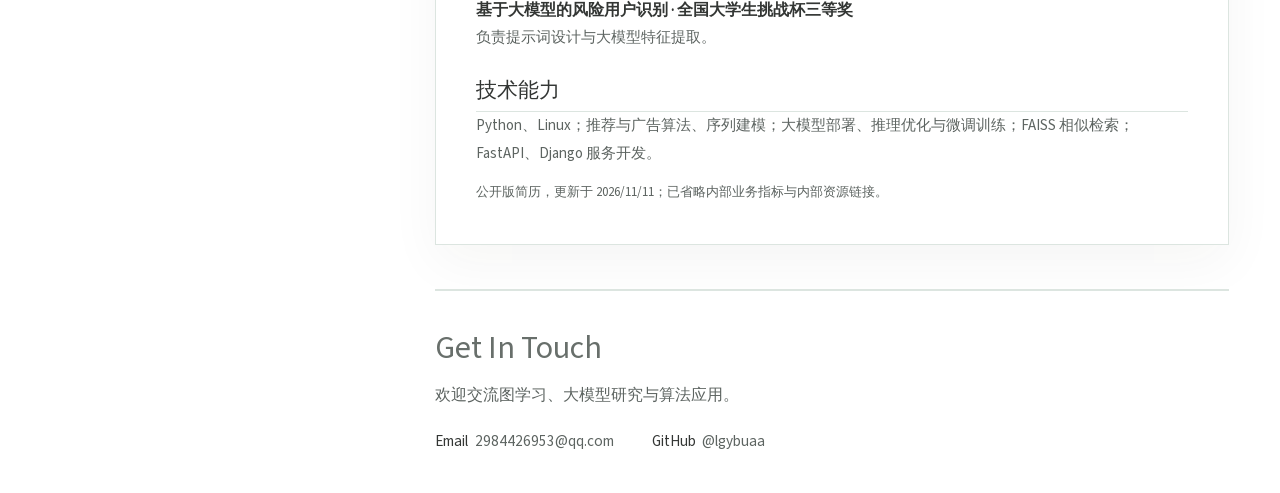
<file: resume/index.html>
<!doctype html>
<html lang="zh-CN"><head><meta charset="utf-8"><meta name="viewport" content="width=device-width, initial-scale=1"><meta name="description" content="路光越公开版在线简历，支持打印与保存为 PDF。"><meta name="theme-color" content="#ffffff" media="(prefers-color-scheme: light)"><meta name="theme-color" content="#191b1b" media="(prefers-color-scheme: dark)"><title>Résumé | Guangyue Lu</title><link rel="canonical" href="https://lugy.me/resume/"><meta property="og:type" content="website"><meta property="og:title" content="Résumé | Guangyue Lu"><meta property="og:description" content="路光越公开版在线简历，支持打印与保存为 PDF。"><meta property="og:url" content="https://lugy.me/resume/"><meta name="twitter:card" content="summary"><meta name="color-scheme" content="light dark"><link rel="icon" href="/mark.svg" type="image/svg+xml"><link rel="stylesheet" href="/style.css?v=12"><script defer src="/site.js?v=5"></script></head><body id="top" data-page="resume"><a class="skip" href="#main">跳到主要内容</a><div class="reading-progress" aria-hidden="true"></div><!-- Sidebar layout adapted from Strata by HTML5 UP (html5up.net), CC BY 3.0. -->
<header class="strata-sidebar">
  <div class="strata-profile">
    <a class="strata-avatar" href="/" aria-label="路光越 · 首页"></a>
    <p class="strata-name"><a href="/">路光越</a></p>
    <p class="strata-profile-copy"><span lang="en">Guangyue Lu</span><br>2024–2027 北京航空航天大学硕士<br>2020–2024 北京航空航天大学本科</p>
  </div>
  <nav id="main-nav" aria-label="主导航">
    <a href="/">首页</a>
    <a href="/research/">研究</a>
    <a href="/experience/">经历</a>
    <a href="/projects/">作品</a>
    <a href="/resume/" aria-current="page">简历</a>
    <a href="/playground/">歇一会</a>
  </nav>
  <div class="strata-sidebar-meta">
    <div class="strata-social">
      <a href="mailto:2984426953@qq.com" lang="en">Email</a>
      <a href="https://github.com/lgybuaa" lang="en">GitHub</a>
    </div>
  </div>
</header>
<div class="strata-content">
<main id="main" tabindex="-1"><section class="shell page-intro">
  <h1 class="page-title" lang="en">Résumé</h1>
  <p class="lead">北京航空航天大学管理科学与工程硕士生 · 大语言模型、图学习与广告算法</p>
</section><section class="shell resume-actions"><button class="button primary" id="print-resume">打印 / 保存为 PDF</button><p>打印版与网页使用同一份内容；浏览器打印对话框中选择“另存为 PDF”。</p></section><article class="shell resume-sheet"><header><h2>路光越 <span>Guangyue Lu</span></h2><p>2984426953@qq.com · GitHub: lgybuaa</p></header><section><h2>教育背景</h2><h3>北京航空航天大学 · 管理科学与工程 · 硕士</h3><p>2024/09–2027（预计） · GPA 3.83，排名 6/67 · 学业奖学金一等奖</p><h3>北京航空航天大学 · 信息管理与信息系统 · 本科</h3><p>2020/09–2024/06 · GPA 3.84，排名 3/191 · 国家励志奖学金、全国大学生数学竞赛一等奖、校级优秀生、三好学生</p></section><section><h2>实习经历</h2><h3>字节跳动 · 广告算法实习 <span>2026/04/15–2026/11/11</span></h3><ul><li><strong>核销模型与序列建模：</strong>融合点击、支付、搜索等用户行为序列，用注意力与特征交叉模块增强核销倾向的表征；参与不同广告场景的实验验证，并结合效果与推理开销迭代模型。</li><li><strong>GMV 建模与样本链路：</strong>将累计成交金额拆分为首单价值和多单残差，联合转化率任务建模；完成数据流、模型目标与线上预估策略适配，补齐缺失的支付事件训练样本。</li><li><strong>GPU 训练与训推一致性：</strong>推进核销模型 GPU 训练迁移与训练数据链路治理，通过同样本前向对照、特征检查和模块消融定位离在线差异；结合平台协作修复与复验，不把阶段性判断当作最终结论。</li><li><strong>长周期反馈与实验复盘：</strong>探索行业分层、节假日与退款反馈下的长周期核销纠偏，形成时序建模与数据更新方案；整理模型、实验及后续问题的交接材料。该方向在实习结束时仍处于探索与验证阶段。</li></ul><h3>滴滴出行 · 信贷算法实习 <span>2025/10–2026/02</span></h3><p>结合音频处理、向量检索与文本判别构建相似音频检索方案；通过背景表征与局部纹理匹配辅助图像风险审核。</p><h3>深维智信 · 营销算法实习 <span>2023/10–2023/12</span></h3><p>基于 BERT 与 ChatGPT API 开发销售对话意图识别模块，并针对业务场景优化模型。</p></section><section><h2>研究经历</h2><h3>Graph-R1 · EMNLP 2025 Oral · 共同第一作者</h3><p>聚焦大语言模型零样本图学习；负责推理轨迹数据集构建、语言模型微调及论文撰写。</p><h3>UniGTE · NeurIPS 2025 Poster · 合著</h3><p>统一图文编码与跨任务泛化；负责数据整理、基线复现，参与架构与训练实现。</p></section><section><h2>项目与荣誉</h2><h3>柯桥档案馆大模型项目 · Python 服务支持</h3><p>2025/07–2025/10，负责向量数据库、混合检索、智能文档生成和多轮问答等服务开发。</p><h3>基于大模型的风险用户识别 · 全国大学生挑战杯三等奖</h3><p>负责提示词设计与大模型特征提取。</p></section><section><h2>技术能力</h2><p>Python、Linux；推荐与广告算法、序列建模；大模型部署、推理优化与微调训练；FAISS 相似检索；FastAPI、Django 服务开发。</p></section><p class="caption">公开版简历，更新于 2026/11/11；已省略内部业务指标与内部资源链接。</p></article></main><footer id="contact">
  <div class="shell footer-top">
    <h2 class="page-title" lang="en">Get In Touch</h2>
    <p>欢迎交流图学习、大模型研究与算法应用。</p>
    <div class="contact-links">
      <a href="mailto:2984426953@qq.com"><span lang="en">Email</span> <span class="contact-detail">2984426953@qq.com</span></a>
      <a href="https://github.com/lgybuaa" target="_blank" rel="noopener noreferrer"><span lang="en">GitHub</span> <span class="contact-detail">@lgybuaa</span></a>
    </div>
  </div>
</footer>
</div>
</body></html>
</file>
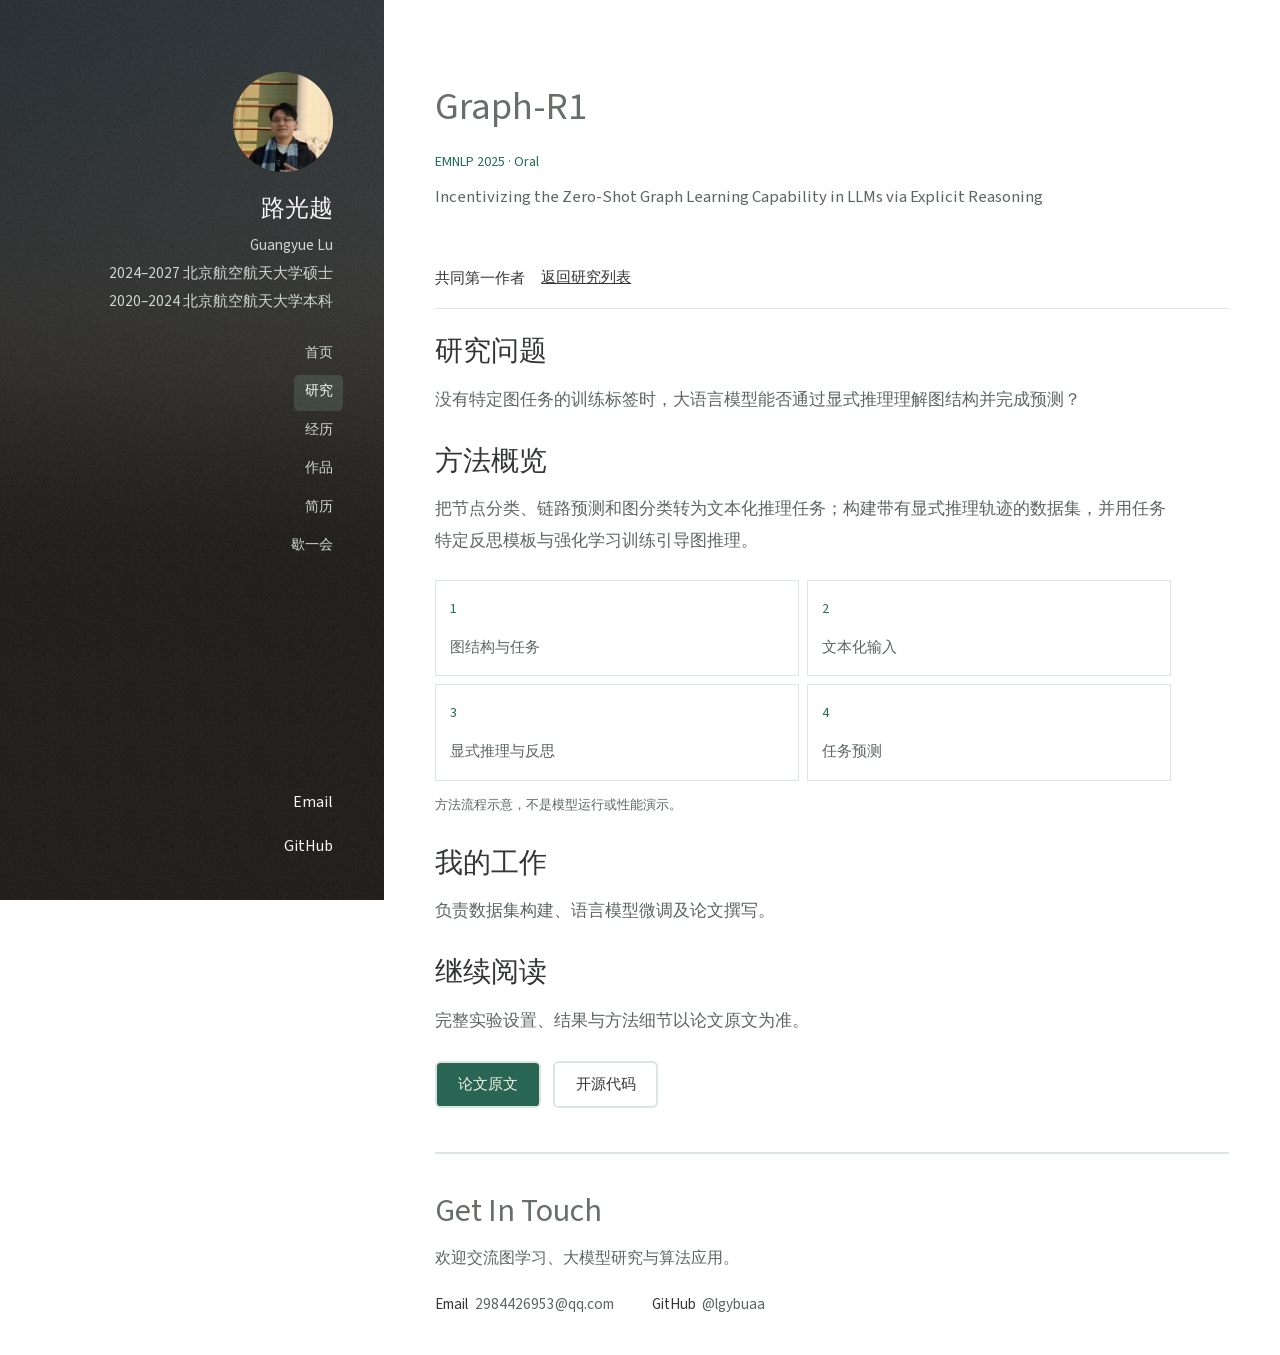
<file: research/graph-r1/index.html>
<!doctype html><html lang="zh-CN"><head><meta charset="utf-8"><meta name="viewport" content="width=device-width, initial-scale=1"><meta name="description" content="Graph-R1 研究问题、方法概览与个人贡献。"><meta name="theme-color" content="#ffffff" media="(prefers-color-scheme: light)"><meta name="theme-color" content="#191b1b" media="(prefers-color-scheme: dark)"><title>Graph-R1 | Guangyue Lu</title><link rel="canonical" href="https://lugy.me/research/graph-r1/"><meta property="og:type" content="website"><meta property="og:title" content="Graph-R1 | Guangyue Lu"><meta property="og:description" content="Graph-R1 研究问题、方法概览与个人贡献。"><meta property="og:url" content="https://lugy.me/research/graph-r1/"><meta name="twitter:card" content="summary"><meta name="color-scheme" content="light dark"><link rel="icon" href="/mark.svg" type="image/svg+xml"><link rel="stylesheet" href="/style.css?v=12"><script defer src="/site.js?v=5"></script></head><body id="top" data-page="research"><a class="skip" href="#main">跳到主要内容</a><div class="reading-progress" aria-hidden="true"></div><!-- Sidebar layout adapted from Strata by HTML5 UP (html5up.net), CC BY 3.0. -->
<header class="strata-sidebar">
  <div class="strata-profile">
    <a class="strata-avatar" href="/" aria-label="路光越 · 首页"></a>
    <p class="strata-name"><a href="/">路光越</a></p>
    <p class="strata-profile-copy"><span lang="en">Guangyue Lu</span><br>2024–2027 北京航空航天大学硕士<br>2020–2024 北京航空航天大学本科</p>
  </div>
  <nav id="main-nav" aria-label="主导航">
    <a href="/">首页</a>
    <a href="/research/" aria-current="true">研究</a>
    <a href="/experience/">经历</a>
    <a href="/projects/">作品</a>
    <a href="/resume/">简历</a>
    <a href="/playground/">歇一会</a>
  </nav>
  <div class="strata-sidebar-meta">
    <div class="strata-social">
      <a href="mailto:2984426953@qq.com" lang="en">Email</a>
      <a href="https://github.com/lgybuaa" lang="en">GitHub</a>
    </div>
  </div>
</header>
<div class="strata-content">
<main id="main" tabindex="-1"><section class="shell page-intro">
  <h1 class="page-title" lang="en">Graph-R1</h1>
  <p class="kicker" lang="en">EMNLP 2025 · Oral</p>
  <p class="lead" lang="en">Incentivizing the Zero-Shot Graph Learning Capability in LLMs via Explicit Reasoning</p>
</section><section class="shell article-layout"><aside><p>共同第一作者</p><a href="/research/">返回研究列表</a></aside><div class="prose"><h2>研究问题</h2><p>没有特定图任务的训练标签时，大语言模型能否通过显式推理理解图结构并完成预测？</p><h2>方法概览</h2><p>把节点分类、链路预测和图分类转为文本化推理任务；构建带有显式推理轨迹的数据集，并用任务特定反思模板与强化学习训练引导图推理。</p><div class="method-flow" aria-label="方法示意"><div><span>1</span><p>图结构与任务</p></div><div><span>2</span><p>文本化输入</p></div><div><span>3</span><p>显式推理与反思</p></div><div><span>4</span><p>任务预测</p></div></div><p class="caption">方法流程示意，不是模型运行或性能演示。</p><h2>我的工作</h2><p>负责数据集构建、语言模型微调及论文撰写。</p><h2>继续阅读</h2><p>完整实验设置、结果与方法细节以论文原文为准。</p><div class="actions"><a class="button primary" href="https://aclanthology.org/2025.emnlp-main.1220/" target="_blank" rel="noopener noreferrer">论文原文</a><a class="button" href="https://github.com/lgybuaa/Graph-R1" target="_blank" rel="noopener noreferrer">开源代码</a></div></div></section></main><footer id="contact">
  <div class="shell footer-top">
    <h2 class="page-title" lang="en">Get In Touch</h2>
    <p>欢迎交流图学习、大模型研究与算法应用。</p>
    <div class="contact-links">
      <a href="mailto:2984426953@qq.com"><span lang="en">Email</span> <span class="contact-detail">2984426953@qq.com</span></a>
      <a href="https://github.com/lgybuaa" target="_blank" rel="noopener noreferrer"><span lang="en">GitHub</span> <span class="contact-detail">@lgybuaa</span></a>
    </div>
  </div>
</footer>
</div>
</body></html>
</file>
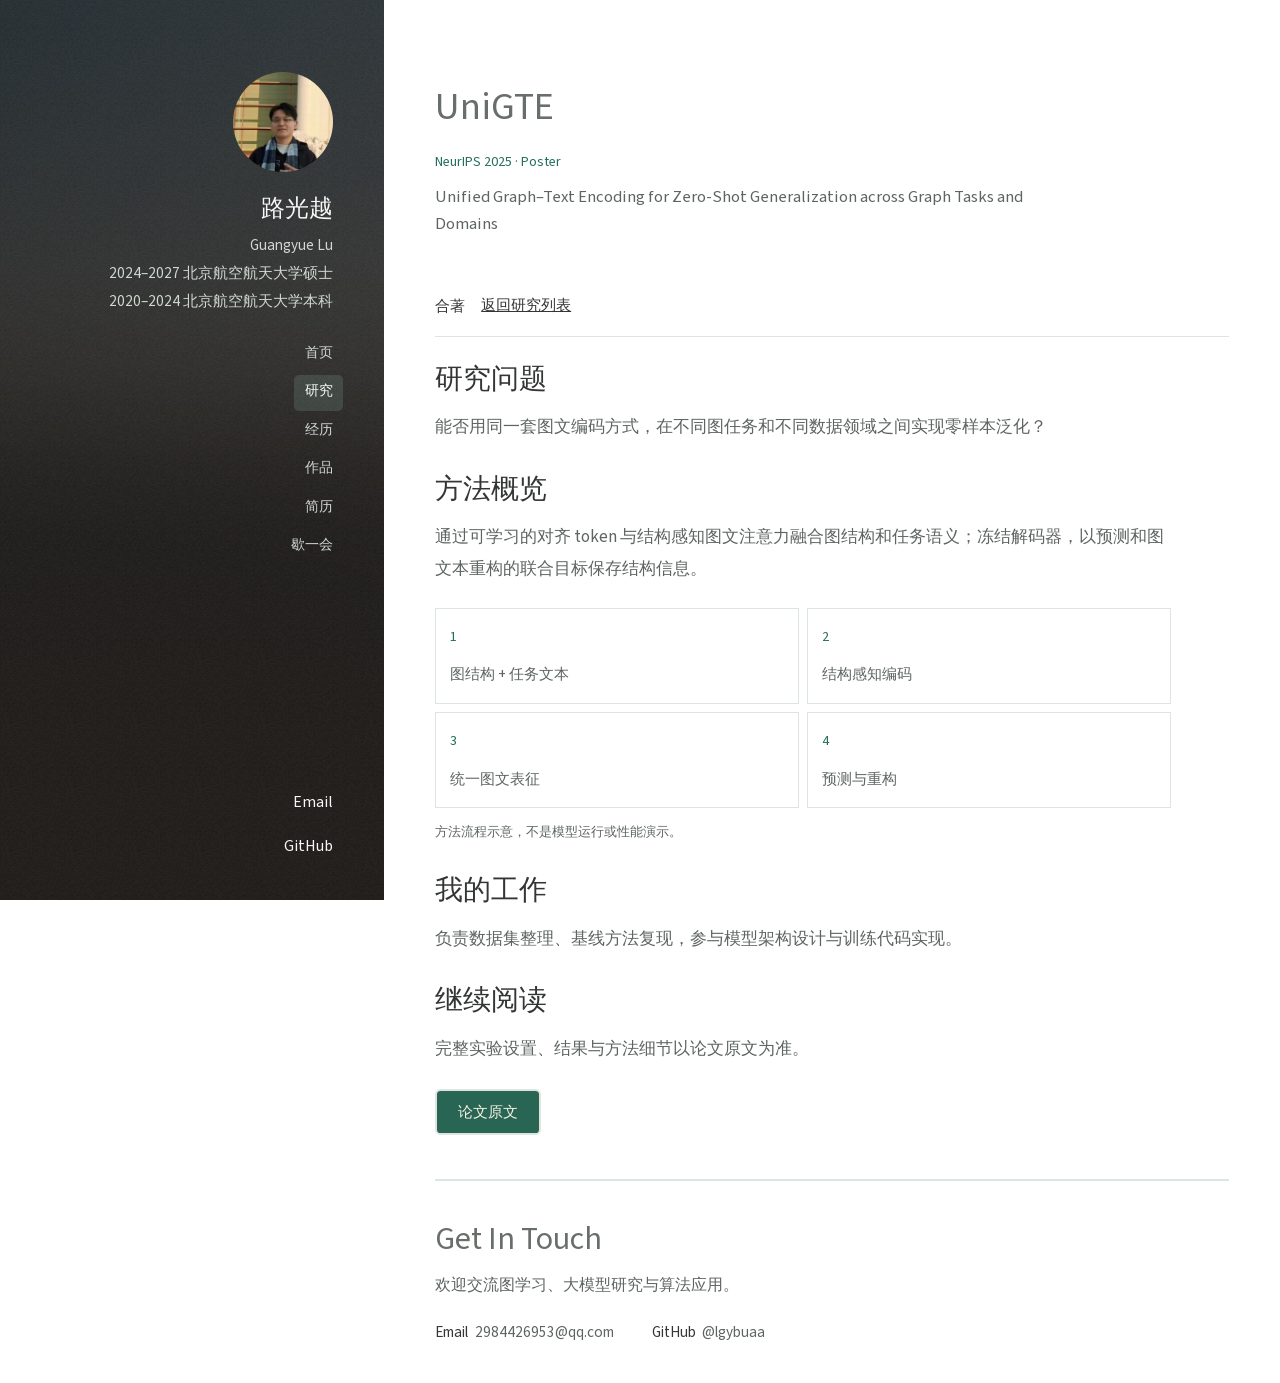
<file: research/unigte/index.html>
<!doctype html><html lang="zh-CN"><head><meta charset="utf-8"><meta name="viewport" content="width=device-width, initial-scale=1"><meta name="description" content="UniGTE 统一图文编码研究与个人贡献。"><meta name="theme-color" content="#ffffff" media="(prefers-color-scheme: light)"><meta name="theme-color" content="#191b1b" media="(prefers-color-scheme: dark)"><title>UniGTE | Guangyue Lu</title><link rel="canonical" href="https://lugy.me/research/unigte/"><meta property="og:type" content="website"><meta property="og:title" content="UniGTE | Guangyue Lu"><meta property="og:description" content="UniGTE 统一图文编码研究与个人贡献。"><meta property="og:url" content="https://lugy.me/research/unigte/"><meta name="twitter:card" content="summary"><meta name="color-scheme" content="light dark"><link rel="icon" href="/mark.svg" type="image/svg+xml"><link rel="stylesheet" href="/style.css?v=12"><script defer src="/site.js?v=5"></script></head><body id="top" data-page="research"><a class="skip" href="#main">跳到主要内容</a><div class="reading-progress" aria-hidden="true"></div><!-- Sidebar layout adapted from Strata by HTML5 UP (html5up.net), CC BY 3.0. -->
<header class="strata-sidebar">
  <div class="strata-profile">
    <a class="strata-avatar" href="/" aria-label="路光越 · 首页"></a>
    <p class="strata-name"><a href="/">路光越</a></p>
    <p class="strata-profile-copy"><span lang="en">Guangyue Lu</span><br>2024–2027 北京航空航天大学硕士<br>2020–2024 北京航空航天大学本科</p>
  </div>
  <nav id="main-nav" aria-label="主导航">
    <a href="/">首页</a>
    <a href="/research/" aria-current="true">研究</a>
    <a href="/experience/">经历</a>
    <a href="/projects/">作品</a>
    <a href="/resume/">简历</a>
    <a href="/playground/">歇一会</a>
  </nav>
  <div class="strata-sidebar-meta">
    <div class="strata-social">
      <a href="mailto:2984426953@qq.com" lang="en">Email</a>
      <a href="https://github.com/lgybuaa" lang="en">GitHub</a>
    </div>
  </div>
</header>
<div class="strata-content">
<main id="main" tabindex="-1"><section class="shell page-intro">
  <h1 class="page-title" lang="en">UniGTE</h1>
  <p class="kicker" lang="en">NeurIPS 2025 · Poster</p>
  <p class="lead" lang="en">Unified Graph–Text Encoding for Zero-Shot Generalization across Graph Tasks and Domains</p>
</section><section class="shell article-layout"><aside><p>合著</p><a href="/research/">返回研究列表</a></aside><div class="prose"><h2>研究问题</h2><p>能否用同一套图文编码方式，在不同图任务和不同数据领域之间实现零样本泛化？</p><h2>方法概览</h2><p>通过可学习的对齐 token 与结构感知图文注意力融合图结构和任务语义；冻结解码器，以预测和图文本重构的联合目标保存结构信息。</p><div class="method-flow" aria-label="方法示意"><div><span>1</span><p>图结构 + 任务文本</p></div><div><span>2</span><p>结构感知编码</p></div><div><span>3</span><p>统一图文表征</p></div><div><span>4</span><p>预测与重构</p></div></div><p class="caption">方法流程示意，不是模型运行或性能演示。</p><h2>我的工作</h2><p>负责数据集整理、基线方法复现，参与模型架构设计与训练代码实现。</p><h2>继续阅读</h2><p>完整实验设置、结果与方法细节以论文原文为准。</p><div class="actions"><a class="button primary" href="https://papers.nips.cc/paper_files/paper/2025/hash/84e3cc09f56108559cd28754d94c5e06-Abstract-Conference.html" target="_blank" rel="noopener noreferrer">论文原文</a></div></div></section></main><footer id="contact">
  <div class="shell footer-top">
    <h2 class="page-title" lang="en">Get In Touch</h2>
    <p>欢迎交流图学习、大模型研究与算法应用。</p>
    <div class="contact-links">
      <a href="mailto:2984426953@qq.com"><span lang="en">Email</span> <span class="contact-detail">2984426953@qq.com</span></a>
      <a href="https://github.com/lgybuaa" target="_blank" rel="noopener noreferrer"><span lang="en">GitHub</span> <span class="contact-detail">@lgybuaa</span></a>
    </div>
  </div>
</footer>
</div>
</body></html>
</file>
<file: style.css>
@font-face {
  font-family: "Source Sans 3";
  src: url("/fonts/source-sans-3-regular.woff2") format("woff2");
  font-style: normal;
  font-weight: 400;
  font-display: swap;
}

:root{color-scheme:light;--paper:#f5f1e9;--surface:#fffdf7;--ink:#252721;--muted:#5e6258;--green:#283e35;--accent:#836140;--line:#d8d2c5;--soft:#eae2d3;--on-green:#f7f2e7;--green-muted:#d2ddcf;--game-back:#283e35;--shadow:0 18px 50px #2527210b;font-family:"Source Sans 3","PingFang SC","Microsoft YaHei",Helvetica,Arial,sans-serif;color:var(--ink);background:var(--paper)}
@media(prefers-color-scheme:dark){:root{color-scheme:dark;--paper:#171c1a;--surface:#202723;--ink:#edf1e8;--muted:#b1bcae;--green:#344c40;--accent:#dcbd8c;--line:#425046;--soft:#2a342e;--on-green:#f7f2e7;--green-muted:#d1e0d1;--game-back:#3a5546;--shadow:0 18px 50px #0002}}
*,*::before,*::after{box-sizing:border-box}html{scroll-behavior:smooth;scroll-padding-top:150px}body{margin:0}main{min-height:55vh}p,h1,h2,h3,figure{margin:0}p{line-height:1.85}h1,h2,h3{text-wrap:balance}h1{font-size:clamp(46px,13vw,74px);line-height:1.14;letter-spacing:-.045em}h2{font-size:clamp(28px,7vw,44px);line-height:1.3;letter-spacing:-.03em}h3{font-size:22px;line-height:1.45}a{color:inherit;text-decoration:none}a:hover{text-decoration:underline;text-underline-offset:5px}button,select,input{font:inherit}button{cursor:pointer}button:disabled{opacity:.55;cursor:default}a:focus-visible,button:focus-visible,select:focus-visible,summary:focus-visible{outline:3px solid var(--accent);outline-offset:4px}[hidden]{display:none!important}img{max-width:100%;height:auto}svg{max-width:100%}.shell{width:calc(100% - 36px);max-width:1160px;margin-inline:auto}.sr-only{position:absolute;width:1px;height:1px;overflow:hidden;clip-path:inset(50%)}.skip{position:fixed;top:8px;left:12px;padding:12px;background:var(--surface);transform:translateY(-160%);z-index:30}.skip:focus{transform:none}.reading-progress{height:3px;background:var(--accent);position:fixed;top:0;left:0;width:0;z-index:50}
.header{position:sticky;top:0;z-index:10;background:var(--paper);border-bottom:1px solid var(--line)}.nav-bar{display:grid;grid-template-columns:1fr auto;gap:4px 12px;padding-block:12px}.brand{display:flex;align-items:center;gap:10px;font-weight:700;font-size:18px;min-height:44px}.brand small{display:none;font-size:12px;font-weight:400;color:var(--muted);margin-top:3px}.brand:hover{text-decoration:none}.nav-tools{display:flex;gap:8px;align-items:center}.menu-toggle{border:1px solid var(--line);min-height:44px;padding:8px;background:var(--surface);color:var(--ink);border-radius:5px}nav{grid-column:1/-1;display:flex;flex-wrap:wrap;gap:3px 8px;padding-block:8px}nav a{padding:9px 10px;min-height:44px;font-size:14px;border-bottom:2px solid transparent}nav a[aria-current="page"]{border-color:var(--accent);font-weight:600}body.js nav{display:none}body.js nav.is-open{display:flex}
.kicker{font-size:14px;color:var(--accent);margin-bottom:18px}.lead{font-size:clamp(20px,4vw,26px);line-height:1.65;color:var(--ink)}.hero{display:grid;grid-template-columns:1fr;gap:38px;padding-block:48px}.hero h1{font-size:clamp(62px,18vw,90px);letter-spacing:-.055em}.hero h1 span{display:block;font-family:Georgia,"Times New Roman",serif;font-size:clamp(27px,7.5vw,40px);font-weight:400;font-style:italic;letter-spacing:0;line-height:1.4;margin:12px 0 22px;color:var(--muted)}.intro-copy{font-size:16px;color:var(--muted);max-width:33em;margin-top:20px}.actions{display:flex;flex-wrap:wrap;gap:12px;margin-top:25px}.button{display:inline-flex;justify-content:center;align-items:center;min-height:46px;padding:10px 18px;border:1px solid var(--line);background:var(--surface);color:var(--ink);font-size:15px;border-radius:4px;line-height:1.5}.button:hover{text-decoration:none;background:var(--soft)}.button.primary{background:var(--green);color:var(--on-green);border-color:var(--green)}.button.primary:hover{filter:brightness(1.12)}.education{border-top:1px solid var(--line);padding-top:17px;margin-top:28px}.education p{font-size:14px;display:flex;flex-wrap:wrap;gap:6px 12px;margin-top:5px}.education b{font-weight:500}.education span{color:var(--muted)}.portrait{position:relative;background:var(--soft);border:1px solid var(--line);padding:18px 22px 14px;width:min(86%,330px);margin-inline:auto;box-shadow:var(--shadow);transform:rotate(1.5deg)}.portrait-label,figcaption{font-size:13px;color:var(--muted);line-height:1.6}.photo{display:block;width:86%;margin:20px auto;object-fit:cover;object-position:center bottom;aspect-ratio:563/779;background:#fff;border-radius:2px}.portrait figcaption{padding-top:12px;border-top:1px solid var(--line)}.hero-graph{color:var(--accent);width:150px}.portrait .hero-graph{position:absolute;right:-18px;bottom:50px;width:110px;padding:8px;background:var(--surface);border:1px solid var(--line);transform:rotate(-7deg)}.graph-wave{transform-origin:143px 88px;animation:wave 4s ease-out infinite}@keyframes wave{0%,100%{transform:scale(.7);opacity:.7}70%{transform:scale(1.5);opacity:0}}
.marquee-wrap{border-block:1px solid var(--line);padding-block:13px 20px}
.marquee{overflow:hidden;width:100%}
.marquee-track{display:flex}
.marquee-group{display:flex;align-items:center;flex-wrap:wrap;gap:12px 25px;padding-inline:18px}
.marquee-group span{font-size:clamp(21px,4vw,30px);font-weight:500;white-space:nowrap}
.marquee-group i{font-size:20px;color:var(--accent)}
.marquee.is-running .marquee-track{width:max-content;animation:marquee var(--marquee-duration) linear infinite}
.marquee.is-running .marquee-group{flex:none;flex-wrap:nowrap;padding-inline:0 25px}
@keyframes marquee{to{transform:translateX(var(--marquee-distance))}}
.section{margin-top:66px}.section.tight{margin-top:25px}.section-heading{display:flex;flex-wrap:wrap;align-items:end;justify-content:space-between;gap:16px 30px;margin-bottom:28px}.section-heading>p{color:var(--muted);max-width:28em;font-size:15px}.text-link{display:inline-flex;align-items:center;min-height:44px;font-size:15px;text-decoration:underline;text-underline-offset:5px;margin-top:8px}.site-map{display:grid;grid-template-columns:1fr;border-top:1px solid var(--line)}.map-link{padding:26px 20px;border-bottom:1px solid var(--line);display:block;background:var(--surface)}.map-link>span{font-size:26px;display:block;margin-bottom:12px}.map-link p{font-size:15px;color:var(--muted);margin-bottom:15px}.map-link b{font-size:14px;font-weight:500;color:var(--accent)}.map-link:hover{text-decoration:none;background:var(--soft)}.map-play{background:var(--soft)}.papers{display:grid;grid-template-columns:1fr;gap:20px}.paper{display:flex;flex-direction:column;padding:28px 24px;background:var(--green);color:var(--on-green);border-radius:4px}.paper-alt{background:var(--soft);color:var(--ink)}.venue{font-size:14px;color:var(--green-muted)}.paper-alt .venue{color:var(--muted)}.paper h3{font-size:clamp(40px,8vw,62px);font-family:Georgia,serif;font-weight:400;margin:22px 0 16px;letter-spacing:-.04em}.paper-title{font-weight:600;line-height:1.6!important}.paper p{font-size:15px;margin-bottom:16px}.paper .role{margin-top:auto;color:var(--green-muted);font-size:14px}.paper-alt .role{color:var(--muted)}.paper-links{display:flex;flex-wrap:wrap;gap:8px 16px;border-top:1px solid currentColor;padding-top:8px}.paper-links a{font-size:14px;min-height:44px;padding-block:11px}.chips{display:flex;flex-wrap:wrap;gap:8px;margin:18px 0}.chips span{border:1px solid var(--line);padding:5px 10px;font-size:14px;color:var(--muted);border-radius:3px}.featured-exp{display:grid;grid-template-columns:1fr;gap:22px;padding:28px 0;border-block:1px solid var(--line)}.featured-exp p{color:var(--muted);font-size:16px}
.page-intro{padding-top:46px;padding-bottom:25px}.page-intro h1{margin-bottom:22px}.page-intro .lead{max-width:37em;font-size:19px;color:var(--muted)}.timeline{padding-bottom:10px}.timeline-item{display:grid;grid-template-columns:18px minmax(0,1fr);gap:12px;position:relative;padding-bottom:38px}.timeline-item .time{grid-column:2;font-size:14px;color:var(--accent);font-variant-numeric:tabular-nums}.timeline-dot{grid-column:1;grid-row:1/3;position:relative;display:grid;justify-items:center}.timeline-dot::before{content:"";position:absolute;width:1px;background:var(--line);top:10px;bottom:-38px;left:8px}.timeline-dot::after{content:"";width:9px;height:9px;position:absolute;top:8px;left:4px;background:var(--accent);border-radius:50%}.timeline-item:last-child .timeline-dot::before{bottom:0}.timeline-item>div:last-child{grid-column:2}.timeline-item h3{font-size:25px}.timeline-item p{font-size:16px}.role{font-size:14px!important;color:var(--muted);margin-block:7px 12px}.work-grid{display:grid;grid-template-columns:1fr;gap:25px;margin-top:25px}.work-grid article,.work-grid>div{border-top:1px solid var(--line);padding-top:22px}.work-grid h3{margin-bottom:12px}.work-grid p{font-size:16px;color:var(--muted)}.public-note{font-size:14px;color:var(--muted);padding:15px 0;border-bottom:1px solid var(--line)}.reflection{background:var(--soft);padding:25px;margin-top:30px}.reflection p{color:var(--muted);margin-top:12px}.article-layout{display:grid;grid-template-columns:1fr;gap:25px;margin-top:30px}.article-layout aside{font-size:15px;display:flex;gap:18px;border-bottom:1px solid var(--line);padding-bottom:15px}.article-layout aside a{text-decoration:underline}.prose{max-width:46em}.prose h2{font-size:28px;margin:28px 0 14px}.prose p{font-size:17px;color:var(--muted)}.method-flow{display:grid;grid-template-columns:1fr;gap:8px;margin-top:24px}.method-flow>div{padding:14px;border:1px solid var(--line);display:flex;gap:16px;align-items:center;background:var(--surface)}.method-flow span{font-size:14px;color:var(--accent)}.method-flow p{font-size:15px}.caption{font-size:13px!important;color:var(--muted);margin-top:12px}.project-list>article{padding:30px 0;border-top:1px solid var(--line);margin-bottom:28px}.project-kind{color:var(--accent);font-size:14px;margin-bottom:14px}.project-list h2{font-size:34px;margin-bottom:18px}.project-list p{max-width:48em;color:var(--muted);font-size:16px;margin-top:12px}.project-list .lead{font-size:21px;color:var(--ink)}
.resume-actions{display:flex;align-items:center;flex-wrap:wrap;gap:15px;margin-block:16px 30px}.resume-actions p{font-size:14px;color:var(--muted);max-width:33em}.resume-sheet{background:var(--surface);padding:26px 20px;box-shadow:var(--shadow);border:1px solid var(--line);max-width:900px}.resume-sheet>header h2{font-size:30px}.resume-sheet h2 span{font-size:18px;font-weight:400}.resume-sheet>header p{font-size:14px;margin-top:10px;overflow-wrap:anywhere}.resume-sheet section{margin-top:25px}.resume-sheet section h2{font-size:21px;border-bottom:1px solid var(--line);padding-bottom:7px}.resume-sheet h3{font-size:16px;line-height:1.75;margin-top:15px}.resume-sheet h3 span{display:block;font-size:14px;font-weight:400;color:var(--muted)}.resume-sheet p,.resume-sheet li{font-size:15px;line-height:1.85;color:var(--muted)}.resume-sheet ul{padding-left:22px}.resume-sheet li{margin-bottom:8px}
.error-section{text-align:center}.error-section .hero-graph{width:230px}.error-section .actions{justify-content:center}
.playground{background:var(--surface);padding:20px;border:1px solid var(--line);border-radius:8px}.game-tabs{display:flex;gap:8px;margin-bottom:30px;border-bottom:1px solid var(--line);padding-bottom:12px}.game-tabs button{border:none;min-height:46px;padding:10px 16px;color:var(--muted);background:var(--soft);border-radius:5px}.game-tabs button[aria-selected="true"]{color:var(--on-green);background:var(--green)}.game-heading{display:flex;flex-wrap:wrap;gap:20px;justify-content:space-between}.game-heading h2{font-size:26px}.game-heading p{font-size:15px;color:var(--muted);max-width:35em;margin-top:12px}.game-actions{display:flex;flex-wrap:wrap;gap:8px}.game-status{margin-block:25px;font-size:15px;font-variant-numeric:tabular-nums;color:var(--accent);min-height:27px}.memory-board{display:grid;grid-template-columns:repeat(3,minmax(0,1fr));gap:12px;max-width:650px;margin-inline:auto}.memory-card{background:var(--game-back);color:var(--on-green);border:1px solid var(--line);min-height:84px;aspect-ratio:1.1;display:grid;place-items:center;border-radius:6px;transition:transform .18s,background .18s}.memory-card .shape{width:70%;height:70%;display:none}.memory-card .back-label{font-family:Georgia,serif;font-size:27px}.memory-card.flipped,.memory-card.matched{background:var(--soft);color:var(--ink);transform:rotateY(0)}.memory-card.flipped .shape,.memory-card.matched .shape{display:block}.memory-card.flipped .back-label,.memory-card.matched .back-label{display:none}.memory-card.matched{border:2px solid var(--accent)}.memory-card:disabled{opacity:1}.memory-board.is-paused{opacity:.5;pointer-events:none}.game-result{padding:20px;background:var(--soft);margin-top:20px;line-height:1.8}.game-result button{margin-top:12px}.path-graph{max-width:600px;margin:auto;border:1px solid var(--line);border-radius:6px;background:var(--paper);padding:12px}.path-graph svg{display:block;width:100%;height:auto;touch-action:manipulation}.path-graph .node{cursor:pointer}.path-controls{display:flex;gap:8px;flex-wrap:wrap;justify-content:center;margin-top:18px}.path-controls button{min-width:48px;min-height:48px;border:1px solid var(--line);background:var(--soft);color:var(--ink);border-radius:5px}.path-controls button.current{background:var(--green);color:var(--on-green)}.path-graph .node circle{fill:var(--surface);stroke:var(--muted);stroke-width:1.5}.path-graph .node text{fill:var(--ink)}.path-graph .node.visited circle{fill:var(--soft);stroke:var(--accent)}.path-graph .node.current circle{fill:var(--green)}.path-graph .node.current text{fill:var(--on-green)}
@media(min-width:600px){.shell{width:calc(100% - 60px)}.brand small{display:block}.hero{padding-block:65px}.site-map{grid-template-columns:repeat(2,minmax(0,1fr));border-left:1px solid var(--line)}.map-link{border-right:1px solid var(--line)}.papers,.work-grid{grid-template-columns:repeat(2,minmax(0,1fr))}.memory-board{grid-template-columns:repeat(4,minmax(0,1fr))}.resume-sheet{padding:40px}.method-flow{grid-template-columns:repeat(2,minmax(0,1fr))}.playground{padding:30px}}
@media(min-width:900px){html{scroll-padding-top:105px}.nav-bar{display:flex;align-items:center;padding-block:12px;gap:20px}.nav-tools{order:3}.menu-toggle{display:none}nav,body.js nav{display:flex;flex-wrap:nowrap;padding:0;margin-left:auto;gap:6px}.hero{grid-template-columns:minmax(0,1.25fr) minmax(0,1fr);gap:70px;padding-block:85px 65px}.hero h1{font-size:106px}.hero h1 span{font-size:43px}.hero .lead{font-size:27px}.portrait{width:95%;max-width:390px}.portrait .hero-graph{width:140px}.section{margin-top:92px}.page-intro{padding-top:80px}.page-intro h1{font-size:74px}.featured-exp{grid-template-columns:1fr 1.2fr;gap:50px}.timeline-item{grid-template-columns:210px 20px minmax(0,1fr);gap:18px}.timeline-item .time{grid-column:1;grid-row:1;padding-top:5px}.timeline-dot{grid-column:2;grid-row:1}.timeline-item>div:last-child{grid-column:3;grid-row:1}.article-layout{grid-template-columns:210px minmax(0,1fr);gap:60px}.article-layout aside{align-self:start;position:sticky;top:110px;display:block;border:none}.article-layout aside p{margin-bottom:16px}.prose h2:first-child{margin-top:0}.method-flow{grid-template-columns:repeat(4,minmax(0,1fr))}.method-flow>div{display:block}.method-flow p{margin-top:12px}}
@media(prefers-reduced-motion:reduce){html{scroll-behavior:auto}*,*::before,*::after{animation:none!important;transition:none!important}.marquee-group[aria-hidden="true"]{display:none}.marquee-group{justify-content:center}.graph-wave{opacity:.5}}
@media print{html,body{background:white!important;color:black!important}.header,footer,.reading-progress,.skip,.page-intro,.resume-actions{display:none!important}.resume-sheet{width:100%;max-width:none;padding:0;border:0;box-shadow:none;background:white;color:black}.resume-sheet p,.resume-sheet li,.resume-sheet h3 span{color:#222}.resume-sheet section h2{font-size:16px;border-color:#aaa}.resume-sheet h3{font-size:13px;break-after:avoid}.resume-sheet p,.resume-sheet li{font-size:11px;line-height:1.6}.resume-sheet section{margin-top:15px}.resume-sheet>header h2{font-size:24px}a{color:black}body:not([data-page="resume"]) .resume-sheet{display:none}@page{size:A4;margin:15mm}}

[data-page="research"] .papers{grid-template-columns:minmax(0,1fr)}
[data-page="research"] .paper{background:var(--surface);color:var(--ink);border:1px solid var(--line);border-top:4px solid var(--green);box-shadow:var(--shadow)}
[data-page="research"] .paper-alt{border-top-color:var(--accent)}
[data-page="research"] .paper .venue{color:var(--accent)}
[data-page="research"] .paper h2{font-family:Georgia,serif;font-size:clamp(38px,7vw,58px);font-weight:400;margin:8px 0 14px}
[data-page="research"] .paper-links{margin-top:auto;border-color:var(--line)}
.paper-abstract{padding:clamp(16px,3vw,24px);margin:6px 0 20px;background:var(--soft);border-radius:4px}
.paper .paper-abstract h3{font-family:inherit;font-size:17px;font-weight:650;letter-spacing:0;margin:0 0 12px}
.paper-abstract p{color:var(--ink);max-width:48em}
.paper-abstract p:last-child{margin-bottom:0}
.timeline-item h3 a:hover{text-decoration-color:var(--accent)}
.experience-detail .section-heading>p{margin:0}

/* Layout and texture adapted from Strata by HTML5 UP (html5up.net), CC BY 3.0. */
:root {
  --paper: #fff;
  --surface: #fff;
  --ink: #333634;
  --muted: #5d6461;
  --title-ink: #686f6b;
  --accent: #246e5d;
  --green: #286653;
  --soft: #f0f5f2;
  --line: #dce5e0;
  --game-back: #286653;
  --strata-sidebar-width: 30%;
  --strata-gutter: clamp(2rem, 4vw, 4rem);
}

@media (prefers-color-scheme: dark) {
  :root {
    --paper: #191b1b;
    --surface: #212624;
    --ink: #ecf1ee;
    --muted: #b1bdb6;
    --title-ink: #c5ceca;
    --accent: #92d7be;
    --green: #2b6352;
    --soft: #242f2a;
    --line: #3a4840;
    --game-back: #2b6352;
  }
}

html { scroll-padding-top: 1.5rem; }
body { line-height: 1.65; }
h1, h2, h3 { letter-spacing: 0; }
h2 { font-size: clamp(1.45rem, 2.8vw, 2rem); font-weight: 550; }
h3 { font-weight: 600; }
#main:focus { outline: none; }

.strata-sidebar {
  display: flex;
  flex-direction: column;
  align-items: flex-end;
  text-align: right;
  position: fixed;
  inset: 0 auto 0 0;
  width: var(--strata-sidebar-width);
  padding: clamp(3rem, 8vh, 6rem) var(--strata-gutter) 2rem 1.25rem;
  overflow-y: auto;
  color: #f7f7f5;
  background: url("/strata-overlay.png"), linear-gradient(180deg, #1a2223b3 0%, #231e1bec 85%), url("/strata-bg.jpg") center / cover #231e1b;
}
.strata-sidebar a:focus-visible { outline-color: #b1e6d4; }
.strata-avatar {
  display: inline-block;
  width: 6.25rem;
  aspect-ratio: 1;
  border-radius: 50%;
  background: #444e4a url("/portrait-museum.jpg") 50% 49% / 240% auto no-repeat;
  vertical-align: middle;
}
.strata-name {
  margin-top: 1.25rem;
  font-size: 1.5rem;
  line-height: 1.4;
  font-weight: 400;
}
.strata-profile-copy {
  color: #d0d8d3;
  margin-top: .35rem;
  font-size: .95rem;
}
.strata-sidebar #main-nav {
  display: flex;
  flex-direction: column;
  flex-wrap: wrap;
  align-items: flex-end;
  padding: 0;
  gap: .15rem;
  margin: 1.3rem 0 2.25rem;
}
.strata-sidebar #main-nav a {
  display: block;
  color: #d0d8d3;
  min-height: 2.25rem;
  border: 0;
  padding: .35rem .65rem;
  margin-right: -.65rem;
  border-radius: .3rem;
  line-height: 1.55;
}
.strata-sidebar #main-nav a:hover,
.strata-sidebar #main-nav a[aria-current] {
  color: #f5fff9;
  background: #9bcfb629;
  text-decoration: none;
}
.strata-sidebar-meta { margin-top: auto; }
.strata-social { display: flex; flex-direction: column; align-items: flex-end; }
.strata-social a { display: inline-flex; align-items: center; min-height: 2.75rem; }

.strata-content { margin-left: var(--strata-sidebar-width); }
.strata-content > main, .strata-content > footer {
  padding-inline: var(--strata-gutter);
  max-width: 72rem;
}
.strata-content .shell { width: 100%; max-width: none; }
.strata-welcome, .strata-content .page-intro {
  padding-top: clamp(3.75rem, 9vh, 6.5rem);
}
.strata-content .page-title {
  color: var(--title-ink);
  font-size: clamp(1.8rem, 3vw, 2.65rem);
  font-weight: 400;
  line-height: 1.35;
  margin-bottom: 1rem;
}
.page-intro .page-tagline {
  font-size: clamp(1.2rem, 2.2vw, 1.55rem);
  line-height: 1.45;
  margin-bottom: .65rem;
}
.strata-content .page-intro .lead { font-size: 1.05rem; }
.strata-content .page-intro .kicker { margin-bottom: .5rem; }
.strata-content .section {
  border-top: 2px solid var(--line);
  margin-top: 2.75rem;
  padding-top: 2.35rem;
}
.strata-content .section.tight { margin-top: 1rem; }
.strata-content .section-heading { margin-bottom: 1.15rem; }
.strata-content .button {
  min-height: 2.9rem;
  padding-inline: 1.3rem;
  border: 2px solid var(--line);
  border-radius: .35rem;
}
.strata-content .button:hover {
  border-color: var(--accent);
  color: var(--accent);
  background: transparent;
}
.strata-content .text-link, .strata-content .paper-links a { color: var(--accent); }

[data-page="home"] .strata-content > main { padding-bottom: 3rem; }
.strata-welcome {
  --welcome-photo-opacity: .27;
  position: relative;
  isolation: isolate;
  padding-bottom: 1rem;
}
.strata-welcome::before {
  content: "";
  position: absolute;
  z-index: -1;
  inset: clamp(2.5rem, 6vw, 4.5rem) 0 0 42%;
  background: url("/portrait-mountain.jpg") 28% center / cover no-repeat;
  filter: saturate(.72);
  opacity: var(--welcome-photo-opacity);
  mask-image: linear-gradient(90deg, transparent, black 49%, black 89%, transparent),
              linear-gradient(0deg, transparent, black 16%, black 84%, transparent);
  mask-composite: intersect;
  pointer-events: none;
}
.home-copy { max-width: 36em; color: var(--ink); }
.home-copy p { line-height: 1.82; }
.home-copy p + p { margin-top: 1rem; }

@media (prefers-color-scheme: dark) {
  .strata-welcome { --welcome-photo-opacity: .20; }
}

.strata-content .marquee-wrap { margin-top: 2.1rem; padding-block: .7rem .8rem; }
.strata-content .marquee-group span { font-size: clamp(.9rem, 1.8vw, 1.05rem); }
.strata-content .marquee-group i { font-size: 1rem; }
.strata-content .marquee.is-running {
  mask-image: linear-gradient(90deg, transparent, black 1.2rem, black calc(100% - 1.2rem), transparent);
}
/* Strata-style photo grid for recent updates. */
.recent-context { padding-top: clamp(1.6rem, 3vw, 2.4rem); }
.recent-context h2 {
  font-size: clamp(1.55rem, 2.6vw, 1.85rem);
  font-weight: 400;
  line-height: 1.35;
  margin-bottom: 1.2rem;
}
.context-grid {
  display: grid;
  grid-template-columns: repeat(2, minmax(0, 1fr));
  column-gap: clamp(1.25rem, 3vw, 2.25rem);
  row-gap: clamp(1.8rem, 4vw, 2.5rem);
}
.context-photo {
  display: block;
  aspect-ratio: 370 / 217;
  margin-bottom: 1rem;
  overflow: hidden;
  border-radius: .35rem;
  background: var(--soft);
  cursor: zoom-in;
}
.context-photo img {
  display: block;
  width: 100%;
  height: 100%;
  object-fit: cover;
  object-position: center var(--context-photo-position, 50%);
}
.context-photo-qingdao { --context-photo-position: 36%; }
.context-photo-bytedance { --context-photo-position: 20%; }
.context-photo-happy-valley { --context-photo-position: 22%; }
.context-photo-didi { --context-photo-position: 70%; }
.context-item h3 {
  margin-bottom: .35rem;
  font-size: 1.1rem;
  font-weight: 400;
}
.context-item h3 a:hover { color: var(--accent); }
.context-item p {
  color: var(--muted);
  font-size: .95rem;
  line-height: 1.5;
}
.context-item .context-date {
  margin-bottom: .2rem;
  font-size: .9rem;
  font-variant-numeric: tabular-nums;
}
.context-viewer {
  width: fit-content;
  max-width: calc(100% - 1rem);
  max-height: calc(100% - 1rem);
  padding: .65rem;
  border: 1px solid var(--line);
  border-radius: .4rem;
  background: var(--surface);
  color: var(--ink);
}
.context-viewer:not([open]) { display: none; }
.context-viewer::backdrop { background: #141a18e6; }
.context-viewer-tools {
  display: flex;
  justify-content: flex-end;
  margin-bottom: .5rem;
}
.context-viewer-tools button {
  min-height: 2.75rem;
  padding: .35rem .8rem;
  border: 1px solid var(--line);
  border-radius: .35rem;
  color: var(--ink);
  background: var(--soft);
}
.context-viewer img {
  display: block;
  width: auto;
  height: auto;
  max-width: 100%;
  max-height: calc(100dvh - 5.5rem);
  margin-inline: auto;
  object-fit: contain;
}

.strata-content .paper {
  background: var(--surface);
  color: var(--ink);
  border: 1px solid var(--line);
  padding: clamp(1rem, 2.5vw, 1.6rem);
}
.strata-content .paper .venue { color: var(--accent); }
.strata-content .paper h3:not(.paper-abstract h3) {
  font-family: inherit;
  font-size: 1.65rem;
  letter-spacing: 0;
  margin: .35rem 0 .75rem;
}
[data-page="research"] .strata-content .paper h2 {
  font-family: inherit;
  font-size: 1.65rem;
  font-weight: 700;
}
.strata-content .paper-links { border-top-color: var(--line); }
.strata-content .featured-exp { padding-block: .85rem .25rem; border: 0; }
.strata-content .article-layout { grid-template-columns: 1fr; gap: 1rem; }
.strata-content .article-layout aside {
  position: static;
  display: flex;
  flex-wrap: wrap;
  gap: .25rem 1rem;
  margin-bottom: .5rem;
  border-bottom: 1px solid var(--line);
}
.strata-content .article-layout aside p { margin-bottom: 0; }
.strata-content .timeline-item .time { white-space: normal; }
.strata-content .method-flow { grid-template-columns: repeat(2, minmax(0, 1fr)); }
.strata-content > footer { background: var(--paper); color: var(--ink); margin-top: 2.75rem; }
.strata-content .footer-top {
  border-top: 2px solid var(--line);
  padding-block: 2.2rem 1.8rem;
}
.strata-content .footer-top .page-title {
  font-size: clamp(1.45rem, 2.8vw, 2rem);
  margin-bottom: .65rem;
}
.footer-top p, .contact-detail { color: var(--muted); }
.contact-links {
  display: flex;
  flex-wrap: wrap;
  gap: .125rem clamp(1rem, 3vw, 2.5rem);
  margin-top: .65rem;
}
.contact-links a {
  display: inline-flex;
  flex-wrap: wrap;
  align-items: center;
  column-gap: .4rem;
  min-height: 2.75rem;
  font-size: .95rem;
}
.contact-detail { overflow-wrap: anywhere; }
.template-credit { margin-top: 2rem; font-size: .84rem; color: var(--muted); }
.template-credit a { text-decoration: underline; text-underline-offset: .2em; }

@media (max-width: 980px) {
  .strata-sidebar {
    position: static;
    width: 100%;
    align-items: center;
    text-align: center;
    padding: 2.25rem 1rem .9rem;
  }
  .strata-avatar { width: 5rem; }
  .strata-name { margin-top: .75rem; }
  .strata-sidebar #main-nav {
    flex-direction: row;
    justify-content: center;
    gap: .25rem;
    margin: .75rem 0 .3rem;
  }
  .strata-sidebar #main-nav a { margin-right: 0; min-height: 2.75rem; padding: .65rem .55rem; }
  .strata-social { align-items: center; }
  .strata-content { margin-left: 0; }
  .strata-content > main, .strata-content > footer { margin-inline: auto; }
  .strata-welcome, .strata-content .page-intro { padding-top: 2rem; }
}

@media (max-width: 680px) {
  .strata-welcome::before {
    inset: 2rem 0 0;
    opacity: calc(var(--welcome-photo-opacity) * .6);
    mask-image: radial-gradient(ellipse at 62% 53%, black 16%, transparent 75%);
  }
}

@media (max-width: 600px) {
  :root { --strata-gutter: 1.25rem; }
  .context-grid { grid-template-columns: 1fr; }
  .strata-content .method-flow { grid-template-columns: 1fr; }
  .strata-content .section { padding-top: 1.65rem; margin-top: 2rem; }
}

@media (prefers-reduced-motion: reduce) {
  .strata-content .marquee { mask-image: none; }
}

@media print {
  .strata-sidebar { display: none; }
  .strata-content { margin: 0; }
  .strata-content > main { max-width: none; padding-inline: 0; }
}
</file>
